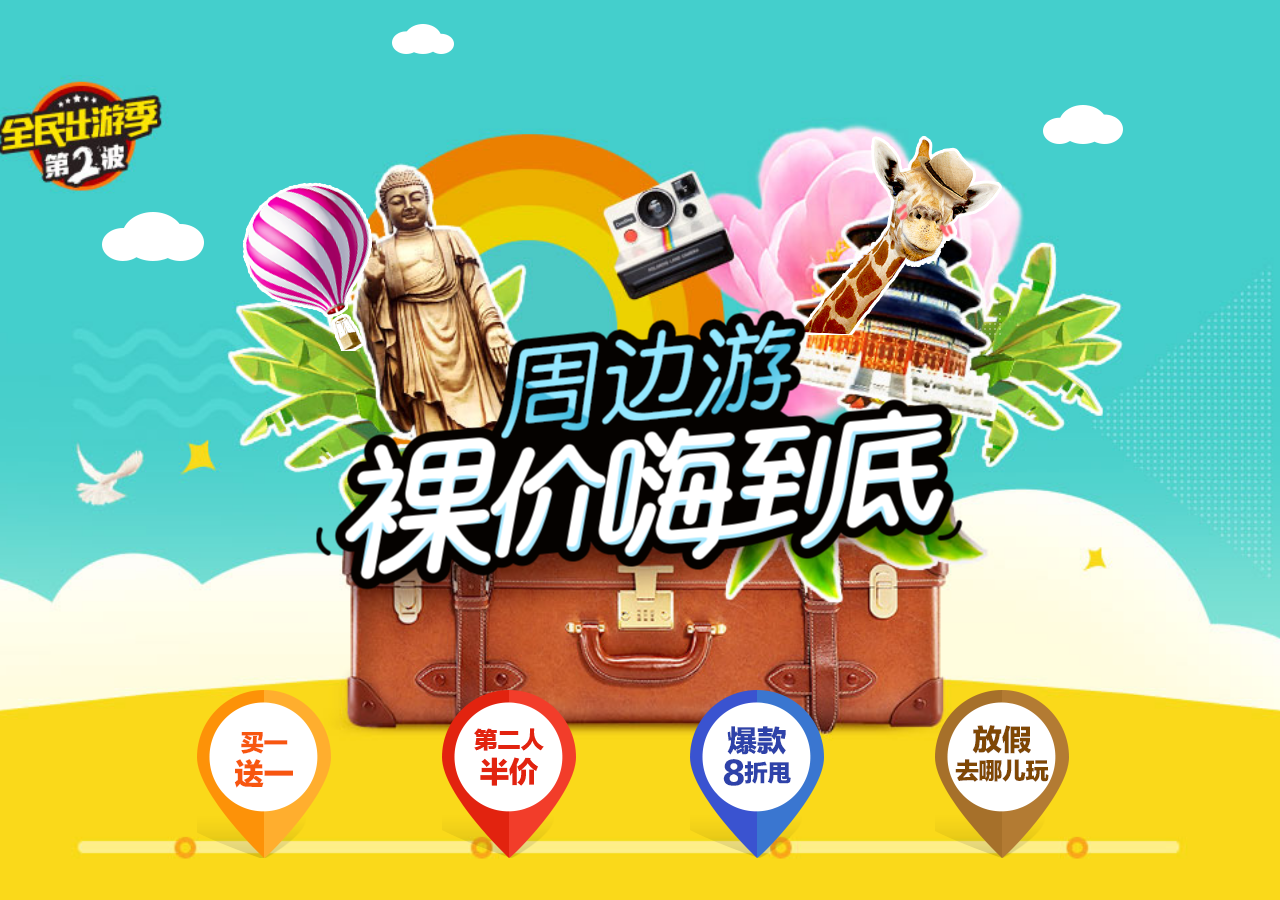
<file: 全民出游/index.html>
<!DOCTYPE html>
<html lang="en">
	<head>
		<meta charset="UTF-8">
		<meta http-equiv="X-UA-Compatible" content="IE=edge">
		<meta name="viewport" content="width=device-width, initial-scale=1.0">
		<title>全民出游</title>
				
		<!-- Custom CSS -->
		<link rel="stylesheet" href="style.css">
	</head>
	
	<body>
		<div class="cloud">
			<img src="./images/yun1.png" alt="">
			<img src="./images/yun2.png" alt="">
			<img src="./images/yun3.png" alt="">
		</div>

		<div class="balloon">
			<img src="./images/san.png" alt="">
		</div>

		<div class="giraffe">
			<img src="./images/lu.png" alt="">
		</div>

		<div class="text">
			<img src="./images/font1.png" alt="">
		</div>

		<div class="bubble">
			<img src="./images/1.png" alt="">
			<img src="./images/2.png" alt="">
			<img src="./images/3.png" alt="">
			<img src="./images/4.png" alt="">
		</div>
	</body>
</html>
</file>
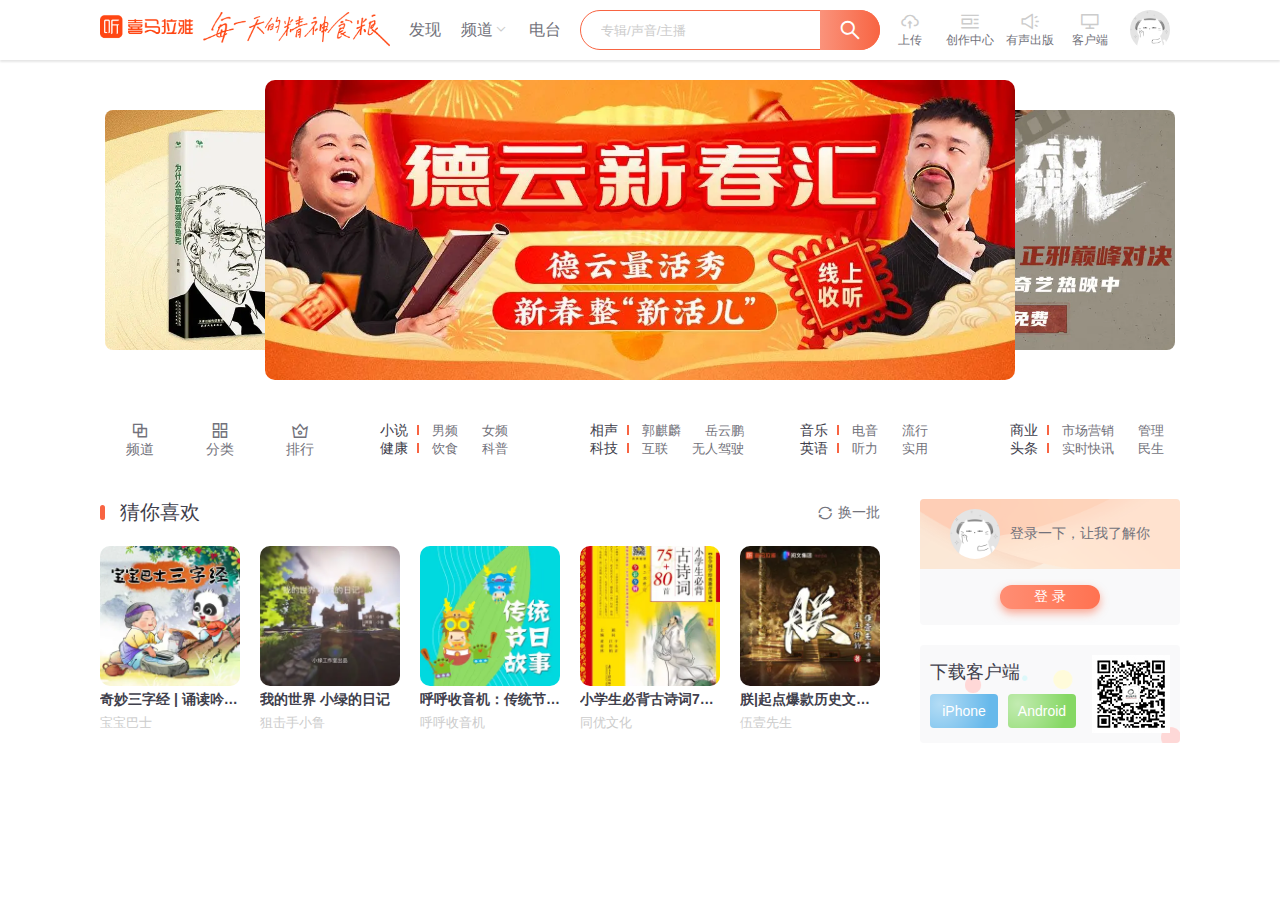
<file: 喜马拉雅/index.html>
<!DOCTYPE html>
<html lang="en">
  <head>
    <meta charset="UTF-8" />
    <meta http-equiv="X-UA-Compatible" content="IE=edge" />
    <meta name="viewport" content="width=device-width, initial-scale=1.0" />
    <title>喜马拉雅</title>
    <link rel="stylesheet" href="./css/font.css">
    <link rel="stylesheet" href="./css/index.css" />
  </head>
  <body>
    <header class="x-header">
      <div class="container">
        <a href="#" class="x-header-logo">喜马拉雅</a>
        <nav class="x-header-nav">
          <a href="#" class="nav-item">发现</a>
          <a href="#" class="nav-item">
            频道<span class="iconfont icon-down"></span>
            <div class="channel-layer">
              所有频道<br>
              所有频道<br>
              所有频道<br>
              所有频道<br>
            </div>
          </a>
          <a href="#" class="nav-item">电台</a>
        </nav>
        <div class="x-header-search">
          <form action="#">
            <input type="text" placeholder="专辑/声音/主播" />
            <a href="#" class="btn">
              <span class="iconfont icon-search"></span>
            </a>
          </form>
        </div>
        <div class="x-header-icons">
          <a href="#" class="icons-item">
            <span class="iconfont icon-cloud-upload"></span>
            <span class="tit">上传</span>
          </a>
          <a href="#" class="icons-item">
            <span class="iconfont icon-pic-left"></span>
            <span class="tit">创作中心</span>
          </a>
          <a href="#" class="icons-item">
            <span class="iconfont icon-sound"></span>
            <span class="tit">有声出版</span>
          </a>
          <a href="#" class="icons-item">
            <span class="iconfont icon-desktop"></span>
            <span class="tit">客户端</span>
          </a>
          <a href="#" class="icons-item">
            <img src="./assets/avatar.png" alt="" />
          </a>
        </div>
      </div>
    </header>
    <main class="x-main">
      <div class="container">
        <!-- banner -->
        <div class="banner">
          <ul class="banner-list">
            <li class="banner-item left">
              <a href="#">
                <img src="./assets/banner01.jpg" alt="" />
              </a>
            </li>
            <li class="banner-item">
              <a href="#">
                <img src="./assets/banner02.jpg" alt="" />
              </a>
            </li>
            <li class="banner-item right">
              <a href="#">
                <img src="./assets/banner03.jpg" alt="" />
              </a>
            </li>
          </ul>
        </div>
        <!-- category -->
        <nav class="category">
          <div class="category-top">
            <a href="#" class="top-item">
              <span class="iconfont icon-block top-item-icon"></span>
              <span>频道</span>
            </a>
            <a href="#" class="top-item">
              <span class="iconfont icon-appstore top-item-icon"></span>
              <span>分类</span>
            </a>
            <a href="#" class="top-item">
              <span class="iconfont icon-crown top-item-icon"></span>
              <span>排行</span>
            </a>
          </div>
          <div class="category-sub">
            <div class="category-sub-item">
              <a href="#" class="start">小说</a>
              <a href="#">男频</a>
              <a href="#">女频</a>
            </div>
            <div class="category-sub-item">
              <a href="#" class="start">相声</a>
              <a href="#">郭麒麟</a>
              <a href="#">岳云鹏</a>
            </div>
            <div class="category-sub-item">
              <a href="#" class="start">音乐</a>
              <a href="#">电音</a>
              <a href="#">流行</a>
            </div>
            <div class="category-sub-item">
              <a href="#" class="start">商业</a>
              <a href="#">市场营销</a>
              <a href="#">管理</a>
            </div>
            <div class="category-sub-item">
              <a href="#" class="start">健康</a>
              <a href="#">饮食</a>
              <a href="#">科普</a>
            </div>
            <div class="category-sub-item">
              <a href="#" class="start">科技</a>
              <a href="#">互联</a>
              <a href="#">无人驾驶</a>
            </div>
            <div class="category-sub-item">
              <a href="#" class="start">英语</a>
              <a href="#">听力</a>
              <a href="#">实用</a>
            </div>
            <div class="category-sub-item">
              <a href="#" class="start">头条</a>
              <a href="#">实时快讯</a>
              <a href="#">民生</a>
            </div>
          </div>
        </nav>
        <!-- layout -->
        <section class="layout">
          <!-- 主体内容  -->
          <div class="layout-main">
            <div class="panel">
              <div class="panel-head">
                <h3 class="panel-head-tit">猜你喜欢</h3>
                <a class="panel-head-toggle" href="#">
                  <span class="iconfont icon-sync"></span>
                  <span>换一批</span>
                </a>
              </div>
              <div class="panel-body">
                <ul>
                  <li>
                    <a href="#" class="album-item">
                      <div class="album-item-box">
                        <img class="img" src="./assets/img01.jpg" alt="" />
                      </div>
                      <p class="album-item-tit">奇妙三字经 | 诵读吟唱经典磨耳朵 | 宝宝巴士国学</p>
                      <p class="album-item-aut">宝宝巴士</p>
                    </a>
                  </li>
                  <li>
                    <a href="#" class="album-item">
                      <div class="album-item-box">
                        <img class="img" src="./assets/img02.jpg" alt="" />
                      </div>
                      <p class="album-item-tit">我的世界 小绿的日记</p>
                      <p class="album-item-aut">狙击手小鲁</p>
                    </a>
                  </li>
                  <li>
                    <a href="#" class="album-item">
                      <div class="album-item-box">
                        <img class="img" src="./assets/img03.jpg" alt="" />
                      </div>
                      <p class="album-item-tit">呼呼收音机：传统节日故事</p>
                      <p class="album-item-aut">呼呼收音机</p>
                    </a>
                  </li>
                  <li>
                    <a href="#" class="album-item">
                      <div class="album-item-box">
                        <img class="img" src="./assets/img04.jpg" alt="" />
                      </div>
                      <p class="album-item-tit">小学生必背古诗词75+80首</p>
                      <p class="album-item-aut">同优文化</p>
                    </a>
                  </li>
                  <li>
                    <a href="#" class="album-item">
                      <div class="album-item-box">
                        <img class="img" src="./assets/img05.jpg" alt="" />
                      </div>
                      <p class="album-item-tit">朕|起点爆款历史文｜架空权谋&逆袭成帝|VIP免费有声小说</p>
                      <p class="album-item-aut">伍壹先生</p>
                    </a>
                  </li>
                </ul>
              </div>
            </div>
          </div>
          <!-- 侧边栏 -->
          <div class="layout-aside">
            <div class="card">
              <div class="card-head">
                <img class="avatar" src="./assets/avatar.png" alt="" />
                <p class="text">登录一下，让我了解你</p>
              </div>
              <div class="card-info">
                <a href="#" class="login">登 录</a>
              </div>
            </div>
            <div class="download">
              <div class="dl">
                <p class="dl-tit">下载客户端</p>
                <a href="#" class="dl-btn">iPhone</a>
                <a href="#" class="dl-btn">Android</a>
              </div>
              <img src="./assets/hm.jpg" alt="">
            </div>
          </div>
        </section>
      </div>
    </main>
  </body>
</html>
</file>
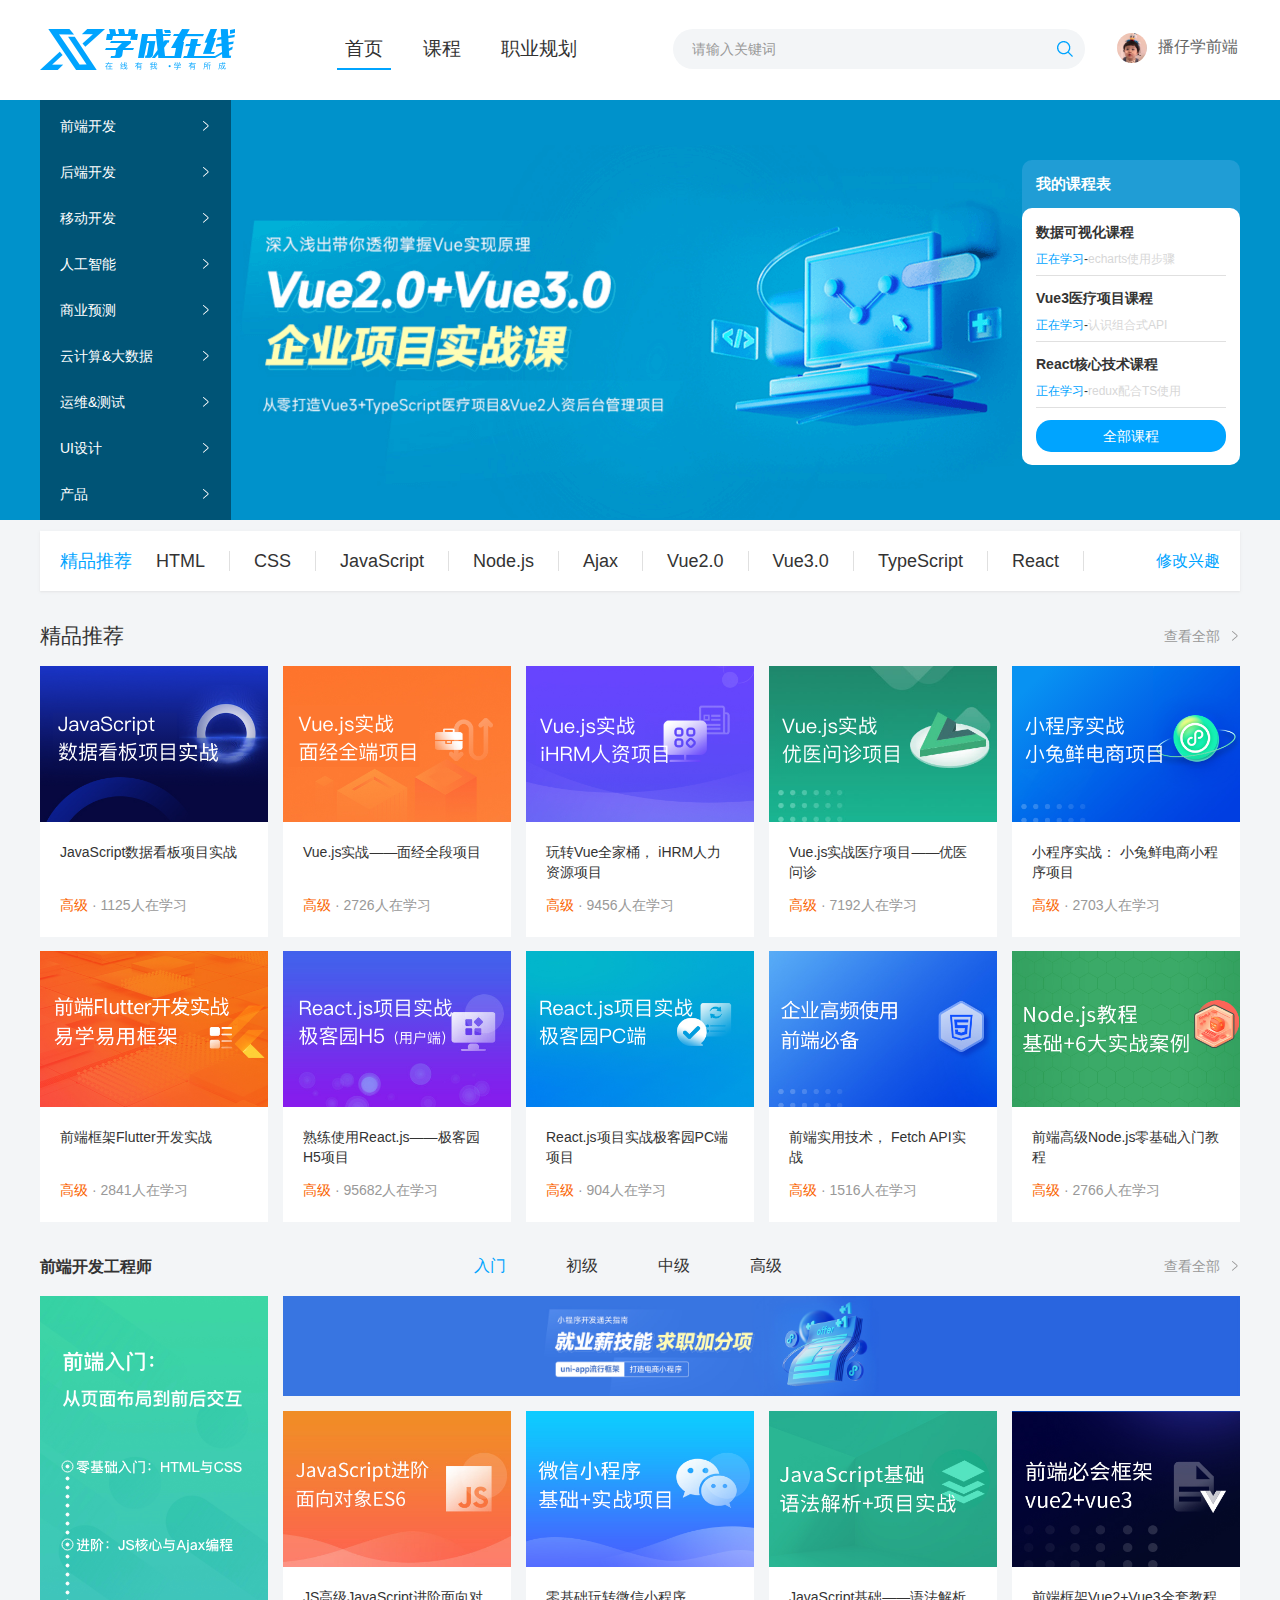
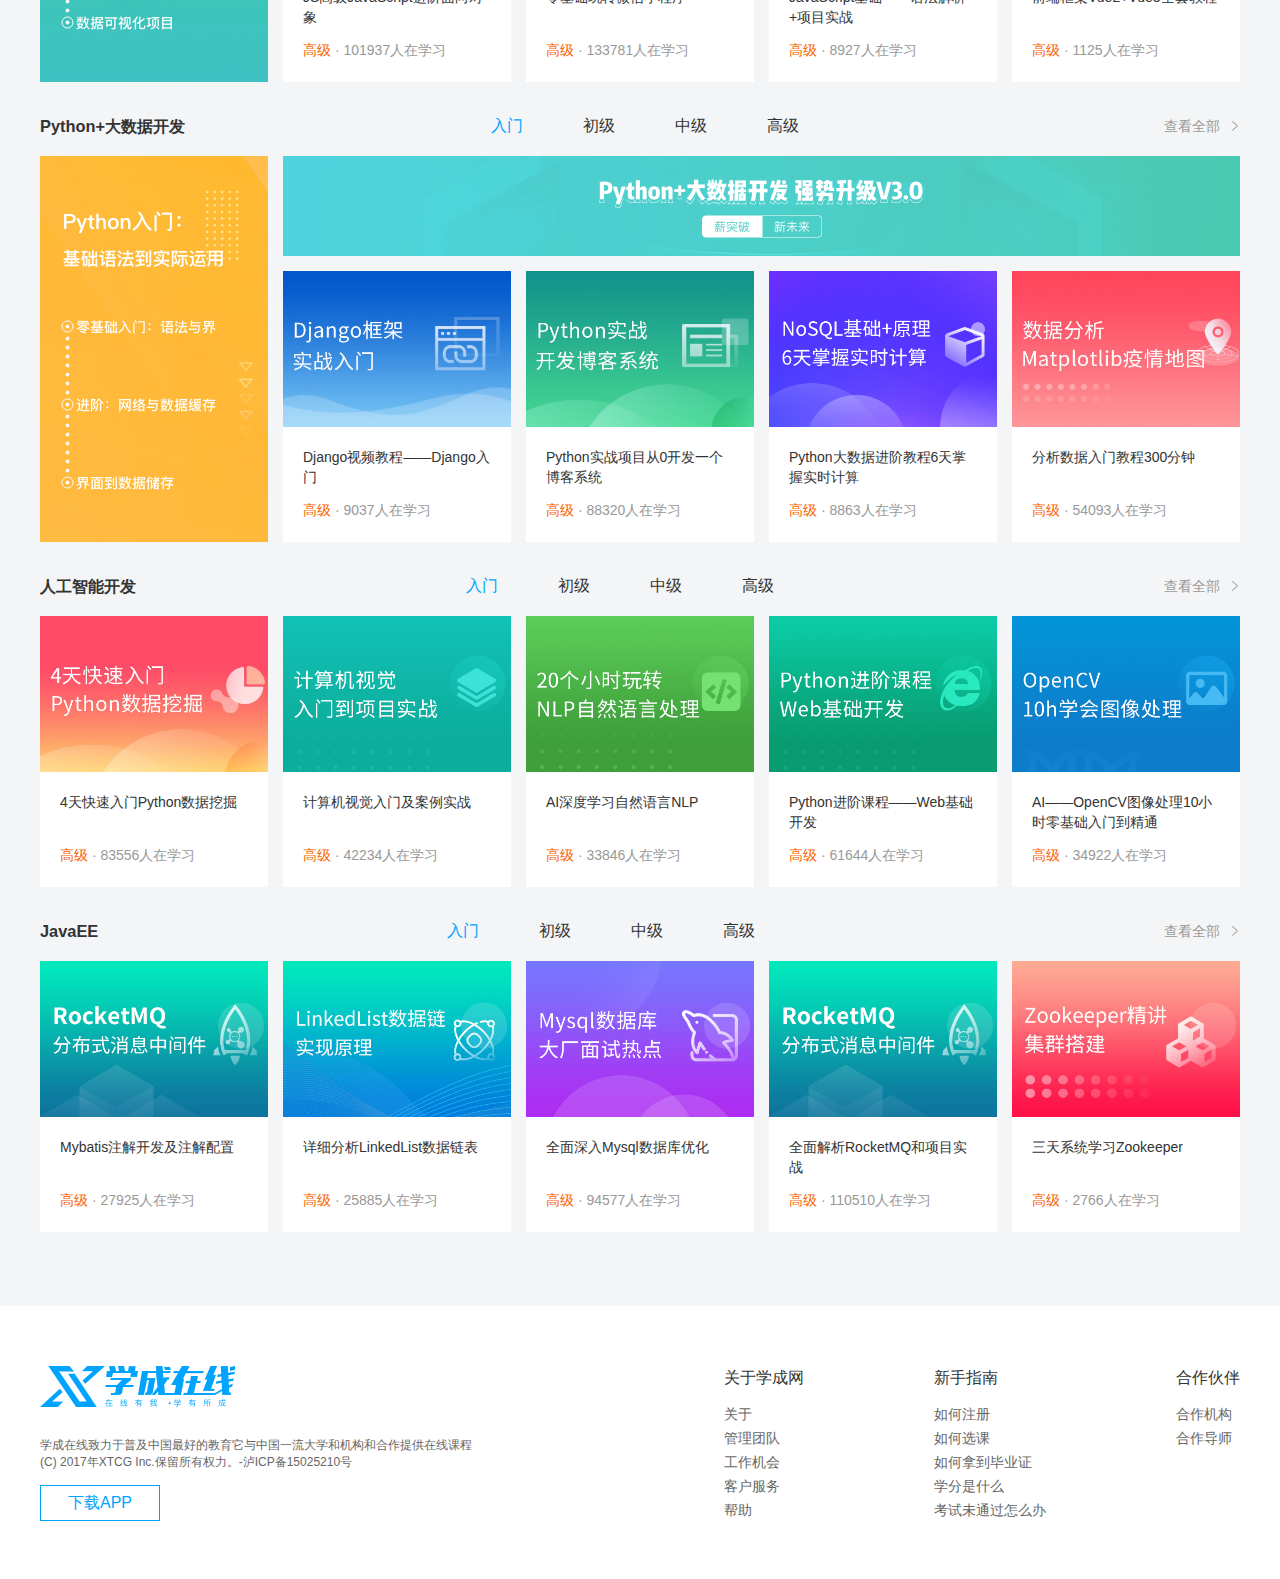
<file: 学成在线/index.html>
<!DOCTYPE html>
<html lang="en">
	<head>
		<meta charset="UTF-8">
		<meta http-equiv="X-UA-Compatible" content="IE=edge">
		<meta name="viewport" content="width=device-width, initial-scale=1.0">
		<title>学成在线</title>
	
		<!-- Base CSS -->
		<link rel="stylesheet" href="./css/base.css">
		
		<!-- Custom CSS -->
		<link rel="stylesheet" href="./css/style.css">
	</head>
	
	<body>
		<!-- 头部 -->
		<div class="header">
			<div class="wrapper">
				<!-- Logo -->
				<div class="logo">
					<h1>
						<a href="">学成在线</a>
					</h1>
					<!-- 提示： 由于搜索引擎会搜索h1标签内的数据， 因此使用h1标签嵌套logo和关键字能够帮助提升排名 -->
				</div>
				
				<!-- 导航 -->
				<div class="nav">
					<ul>
						<li><a href="" class="active">首页</a></li>
						<li><a href="">课程</a></li>
						<li><a href="">职业规划</a></li>
					</ul>
					<!-- 提示： 使用ul嵌套li能够帮助提升SEO排名， 堆砌a标签会使排名下降 -->
				</div>
				
				<!-- 搜索 -->
				<div class="search">
					<input type="text" placeholder="请输入关键词">
					<a href="#"></a>
				</div>
				
				<!-- 用户 -->
				<div class="user">
					<a href="#">
						<img src="./uploads/user.png">
						<span>播仔学前端</span>
					</a>
				</div>
				
			</div>
		</div>
		
		<!-- Banner -->
		<div class="banner">
			<div class="wrapper">
				<div class="left">
					<ul>
						<li>
							<a href="">前端开发</a>
						</li>
						
						<li>
							<a href="">后端开发</a>
						</li>
						
						<li>
							<a href="">移动开发</a>
						</li>
						
						<li>
							<a href="">人工智能</a>
						</li>
						<li>
							<a href="">商业预测</a>
						</li>
						
						<li>
							<a href="">云计算&大数据</a>
						</li>
						
						<li>
							<a href="">运维&测试</a>
						</li>
						
						<li>
							<a href="">UI设计</a>
						</li>
						
						<li>
							<a href="">产品</a>
						</li>
					</ul>
				</div>
				
				<div class="right">
					<h3>我的课程表</h3>
					<div class="content">
						<dl>
							<dt>数据可视化课程</dt>
							<dd><span>正在学习</span>-<strong>echarts使用步骤</strong></dd>
						</dl>
						
						<dl>
							<dt>Vue3医疗项目课程</dt>
							<dd><span>正在学习</span>-<strong>认识组合式API</strong></dd>
						</dl>
						
						<dl>
							<dt>React核心技术课程</dt>
							<dd><span>正在学习</span>-<strong>redux配合TS使用</strong></dd>
						</dl>
							<a href="">全部课程</a>
						
					</div>
				</div>
			</div>
		</div>
		
		<!-- 精品推荐 -->
		<div class="recommend wrapper">
			<h3>精品推荐</h3>
			<ul>
				<li><a href="">HTML</a></li>
				<li><a href="">CSS</a></li>
				<li><a href="">JavaScript</a></li>
				<li><a href="">Node.js</a></li>
				<li><a href="">Ajax</a></li>
				<li><a href="">Vue2.0</a></li>
				<li><a href="">Vue3.0</a></li>
				<li><a href="">TypeScript</a></li>
				<li><a href="">React</a></li>
			</ul>
			<a href="" class="modify">修改兴趣</a>
		</div>
		
		<!-- 精品推荐 -->
		<div class="course wrapper">
			<div class="hd">
				<h3>精品推荐</h3>
				<a href="" class="more">查看全部</a>
			</div>
			<div class="bd">
				<ul>
					<li>
						<a href="">
							<img class="pic" src="./uploads/course01.png">
							<div class="text">
								<h4>JavaScript数据看板项目实战</h4>
								<p><span>高级</span> · <i>1125</i>人在学习</p>
							</div>
						</a>
					</li>
					
					<li>
						<a href="">
							<img class="pic" src="./uploads/course02.png">
							<div class="text">
								<h4>Vue.js实战——面经全段项目</h4>
								<p><span>高级</span> · <i>2726</i>人在学习</p>
							</div>
						</a>
					</li>
					
					<li>
						<a href="">
							<img class="pic" src="./uploads/course03.png">
							<div class="text">
								<h4>玩转Vue全家桶， iHRM人力资源项目</h4>
								<p><span>高级</span> · <i>9456</i>人在学习</p>
							</div>
						</a>
					</li>
					
					<li>
						<a href="">
							<img class="pic" src="./uploads/course04.png">
							<div class="text">
								<h4>Vue.js实战医疗项目——优医问诊</h4>
								<p><span>高级</span> · <i>7192</i>人在学习</p>
							</div>
						</a>
					</li>
					
					<li>
						<a href="">
							<img class="pic" src="./uploads/course05.png">
							<div class="text">
								<h4>小程序实战： 小兔鲜电商小程序项目</h4>
								<p><span>高级</span> · <i>2703</i>人在学习</p>
							</div>
						</a>
					</li>
					
					<li>
						<a href="">
							<img class="pic" src="./uploads/course06.png">
							<div class="text">
								<h4>前端框架Flutter开发实战</h4>
								<p><span>高级</span> · <i>2841</i>人在学习</p>
							</div>
						</a>
					</li>
					
					<li>
						<a href="">
							<img class="pic" src="./uploads/course07.png">
							<div class="text">
								<h4>熟练使用React.js——极客园H5项目</h4>
								<p><span>高级</span> · <i>95682</i>人在学习</p>
							</div>
						</a>
					</li>
					
					<li>
						<a href="">
							<img class="pic" src="./uploads/course08.png">
							<div class="text">
								<h4>React.js项目实战极客园PC端项目</h4>
								<p><span>高级</span> · <i>904</i>人在学习</p>
							</div>
						</a>
					</li>
					
					<li>
						<a href="">
							<img class="pic" src="./uploads/course09.png">
							<div class="text">
								<h4>前端实用技术， Fetch API实战</h4>
								<p><span>高级</span> · <i>1516</i>人在学习</p>
							</div>
						</a>
					</li>
					
					<li>
						<a href="">
							<img class="pic" src="./uploads/course10.png">
							<div class="text">
								<h4>前端高级Node.js零基础入门教程</h4>
								<p><span>高级</span> · <i>2766</i>人在学习</p>
							</div>
						</a>
					</li>
					
				</ul>
			</div>
		</div>
	
		<!-- 前端开发工程师 -->
		<div class="wrapper">
			<div class="hd">
				<h3>前端开发工程师</h3>
				<ul>
					<li><a class="active" href="">入门</a></li>
					<li><a href="">初级</a></li>
					<li><a href="">中级</a></li>
					<li><a href="">高级</a></li>
				</ul>
				<a href="" class="more">查看全部</a>
			</div>
			
			<div class="bd">
				<div class="left">
					<img src="./uploads/web_left.png">
				</div>
				<div class="right">
					<div class="top">
						<img src="./uploads/web_top.png">
					</div>
					<div class="bottom">
						<ul>
							<li>
						<a href="">
							<img class="pic" src="./uploads/web01.png">
							<div class="text">
								<h4>JS高级JavaScript进阶面向对象</h4>
								<p><span>高级</span> · <i>101937</i>人在学习</p>
							</div>
						</a>
					</li>
					<li>
						<a href="">
							<img class="pic" src="./uploads/web02.png">
							<div class="text">
								<h4>零基础玩转微信小程序</h4>
								<p><span>高级</span> · <i>133781</i>人在学习</p>
							</div>
						</a>
					</li>
					<li>
						<a href="">
							<img class="pic" src="./uploads/web03.png">
							<div class="text">
								<h4>JavaScript基础——语法解析+项目实战</h4>
								<p><span>高级</span> · <i>8927</i>人在学习</p>
							</div>
						</a>
					</li>
					<li>
						<a href="">
							<img class="pic" src="./uploads/web04.png">
							<div class="text">
								<h4>前端框架Vue2+Vue3全套教程</h4>
								<p><span>高级</span> · <i>1125</i>人在学习</p>
							</div>
						</a>
					</li>
						</ul>
					</div>
				</div>
			</div>
		</div>
	
		<!-- Python+大数据开发 -->
		<div class="wrapper">
			<div class="hd">
				<h3>Python+大数据开发</h3>
				<ul>
					<li><a class="active" href="">入门</a></li>
					<li><a href="">初级</a></li>
					<li><a href="">中级</a></li>
					<li><a href="">高级</a></li>
				</ul>
				<a href="" class="more">查看全部</a>
			</div>
			
			<div class="bd">
				<div class="left">
					<img src="./uploads/python_left.png">
				</div>
				<div class="right">
					<div class="top">
						<img src="./uploads/python_top.png">
					</div>
					<div class="bottom">
						<ul>
							<li>
						<a href="">
							<img class="pic" src="./uploads/python01.png">
							<div class="text">
								<h4>Django视频教程——Django入门</h4>
								<p><span>高级</span> · <i>9037</i>人在学习</p>
							</div>
						</a>
					</li>
					<li>
						<a href="">
							<img class="pic" src="./uploads/python02.png">
							<div class="text">
								<h4>Python实战项目从0开发一个博客系统</h4>
								<p><span>高级</span> · <i>88320</i>人在学习</p>
							</div>
						</a>
					</li>
					<li>
						<a href="">
							<img class="pic" src="./uploads/python03.png">
							<div class="text">
								<h4>Python大数据进阶教程6天掌握实时计算</h4>
								<p><span>高级</span> · <i>8863</i>人在学习</p>
							</div>
						</a>
					</li>
					<li>
						<a href="">
							<img class="pic" src="./uploads/python04.png">
							<div class="text">
								<h4>分析数据入门教程300分钟</h4>
								<p><span>高级</span> · <i>54093</i>人在学习</p>
							</div>
						</a>
					</li>
						</ul>
					</div>
				</div>
			</div>
		</div>
	
		<!-- 人工智能开发 -->
		<div class="wrapper">
			<div class="hd">
				<h3>人工智能开发</h3>
				<ul>
					<li><a class="active" href="">入门</a></li>
					<li><a href="">初级</a></li>
					<li><a href="">中级</a></li>
					<li><a href="">高级</a></li>
				</ul>
				<a href="" class="more">查看全部</a>
			</div>
			<div class="bd">
				<ul class="nowrap">
					<li>
						<a href="">
							<img class="pic" src="./uploads/ai01.png">
							<div class="text">
								<h4>4天快速入门Python数据挖掘</h4>
								<p><span>高级</span> · <i>83556</i>人在学习</p>
							</div>
						</a>
					</li>
					
					<li>
						<a href="">
							<img class="pic" src="./uploads/ai02.png">
							<div class="text">
								<h4>计算机视觉入门及案例实战</h4>
								<p><span>高级</span> · <i>42234</i>人在学习</p>
							</div>
						</a>
					</li>
					
					<li>
						<a href="">
							<img class="pic" src="./uploads/ai03.png">
							<div class="text">
								<h4>AI深度学习自然语言NLP</h4>
								<p><span>高级</span> · <i>33846</i>人在学习</p>
							</div>
						</a>
					</li>
					
					<li>
						<a href="">
							<img class="pic" src="./uploads/ai05.png">
							<div class="text">
								<h4>Python进阶课程——Web基础开发</h4>
								<p><span>高级</span> · <i>61644</i>人在学习</p>
							</div>
						</a>
					</li>
					
					<li>
						<a href="">
							<img class="pic" src="./uploads/ai06.png">
							<div class="text">
								<h4>AI——OpenCV图像处理10小时零基础入门到精通</h4>
								<p><span>高级</span> · <i>34922</i>人在学习</p>
							</div>
						</a>
					</li>					
				</ul>
			</div>
		</div>
	
		<!-- JavaEE -->
		<div class="wrapper">
			<div class="hd">
				<h3>JavaEE</h3>
				<ul>
					<li><a class="active" href="">入门</a></li>
					<li><a href="">初级</a></li>
					<li><a href="">中级</a></li>
					<li><a href="">高级</a></li>
				</ul>
				<a href="" class="more">查看全部</a>
			</div>
			<div class="bd">
				<ul class="nowrap">
					<li>
						<a href="">
							<img class="pic" src="./uploads/java04.png">
							<div class="text">
								<h4>Mybatis注解开发及注解配置</h4>
								<p><span>高级</span> · <i>27925</i>人在学习</p>
							</div>
						</a>
					</li>
					
					<li>
						<a href="">
							<img class="pic" src="./uploads/java02.png">
							<div class="text">
								<h4>详细分析LinkedList数据链表</h4>
								<p><span>高级</span> · <i>25885</i>人在学习</p>
							</div>
						</a>
					</li>

					<li>
						<a href="">
							<img class="pic" src="./uploads/java03.png">
							<div class="text">
								<h4>全面深入Mysql数据库优化</h4>
								<p><span>高级</span> · <i>94577</i>人在学习</p>
							</div>
						</a>
					</li>
					
					<li>
						<a href="">
							<img class="pic" src="./uploads/java04.png">
							<div class="text">
								<h4>全面解析RocketMQ和项目实战</h4>
								<p><span>高级</span> · <i>110510</i>人在学习</p>
							</div>
						</a>
					</li>

					<li>
						<a href="">
							<img class="pic" src="./uploads/java05.png">
							<div class="text">
								<h4>三天系统学习Zookeeper</h4>
								<p><span>高级</span> · <i>2766</i>人在学习</p>
							</div>
						</a>
					</li>					
				</ul>
			</div>
		</div>
		
		<!-- Footer -->
		
		<div class="footer">
			<div class="wrapper">
				<div class="left">
					<a href="">
						<img src="./images/logo.png">
					</a>
					<p>学成在线致力于普及中国最好的教育它与中国一流大学和机构和合作提供在线课程 (C) 2017年XTCG Inc.保留所有权力。-泸ICP备15025210号</p>
					<a href="" class="download">下载APP</a>
					
				</div>
				<div class="right">
					<dl>
						<dt>关于学成网</dt>
						<dd><a href="">关于</a></dd>
						<dd><a href="">管理团队</a></dd>
						<dd><a href="">工作机会</a></dd>
						<dd><a href="">客户服务</a></dd>
						<dd><a href="">帮助</a></dd>
					</dl>
					<dl>
						<dt>新手指南</dt>
						<dd><a href="">如何注册</a></dd>
						<dd><a href="">如何选课</a></dd>
						<dd><a href="">如何拿到毕业证</a></dd>
						<dd><a href="">学分是什么</a></dd>
						<dd><a href="">考试未通过怎么办</a></dd>
					</dl>
					<dl>
						<dt>合作伙伴</dt>
						<dd><a href="">合作机构</a></dd>
						<dd><a href="">合作导师</a></dd>
					</dl>
				</div>
			</div>
		</div>
	
	</body>
</html>
</file>
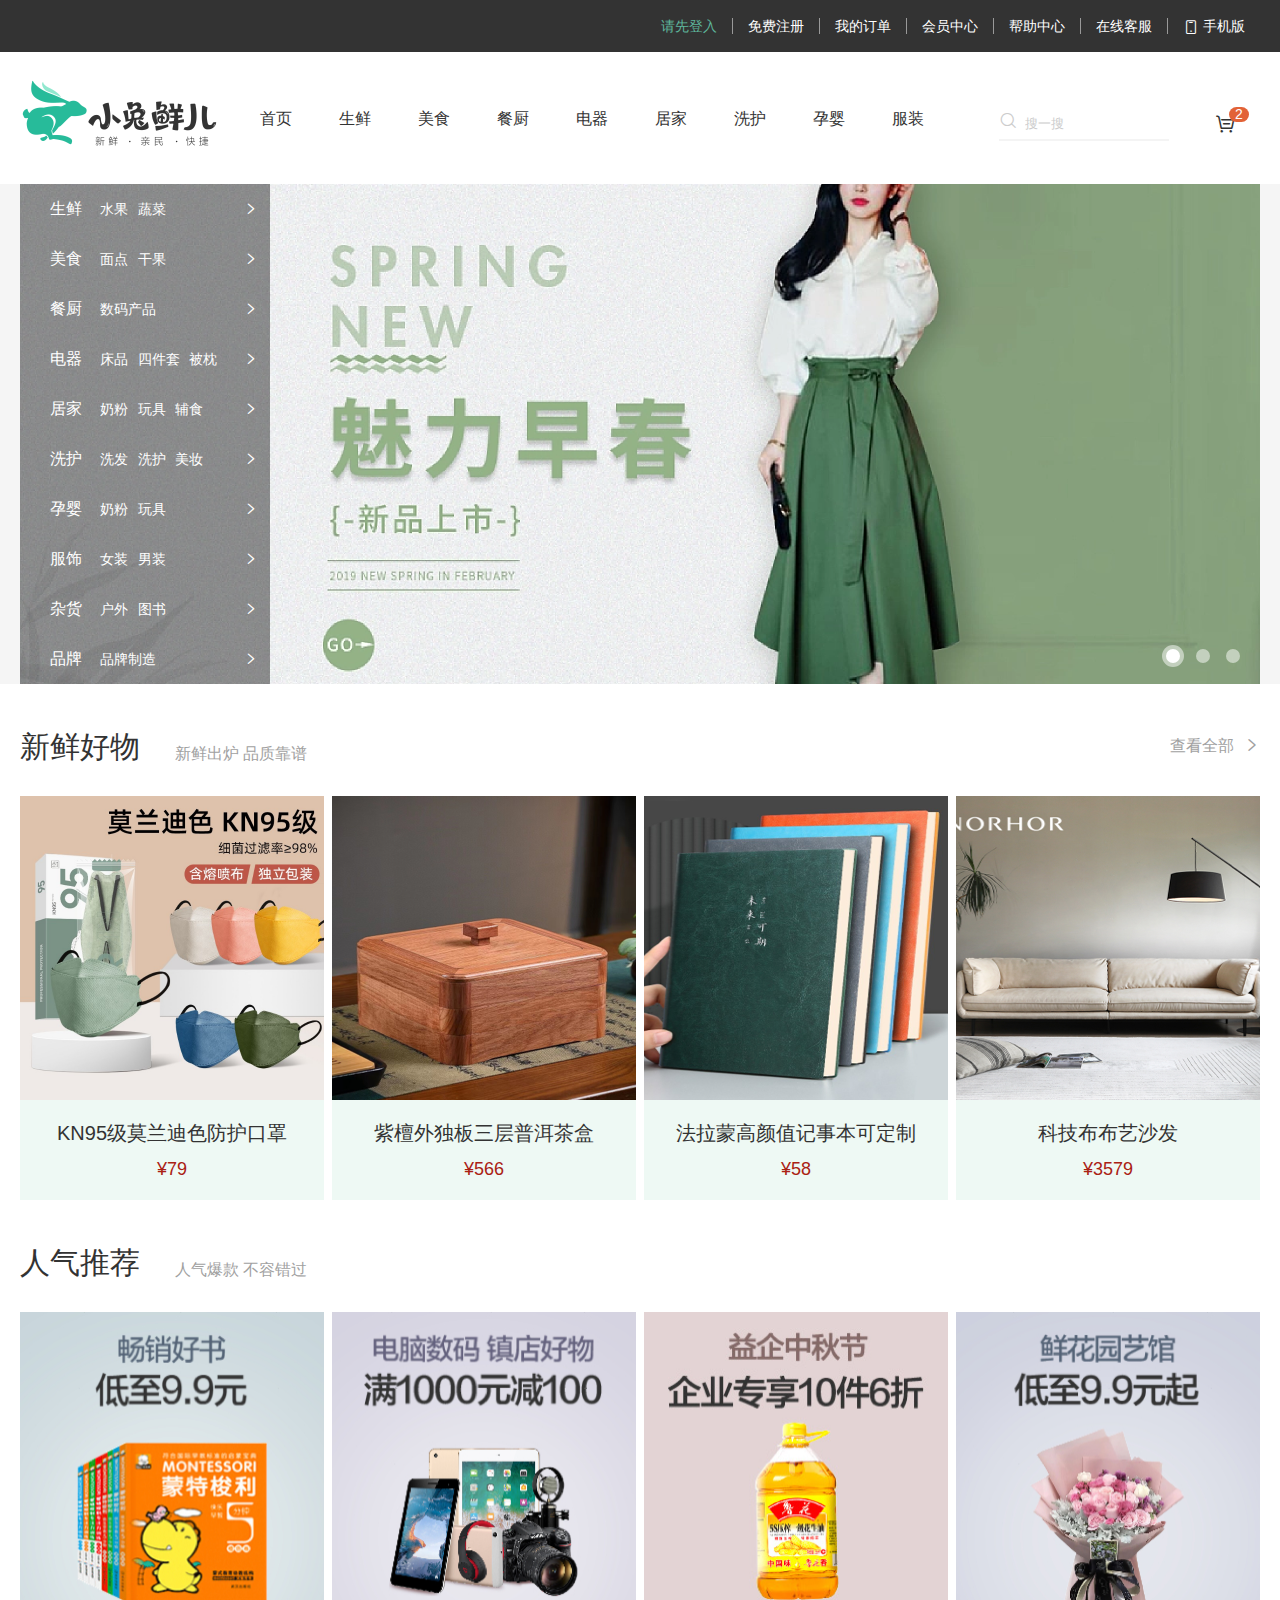
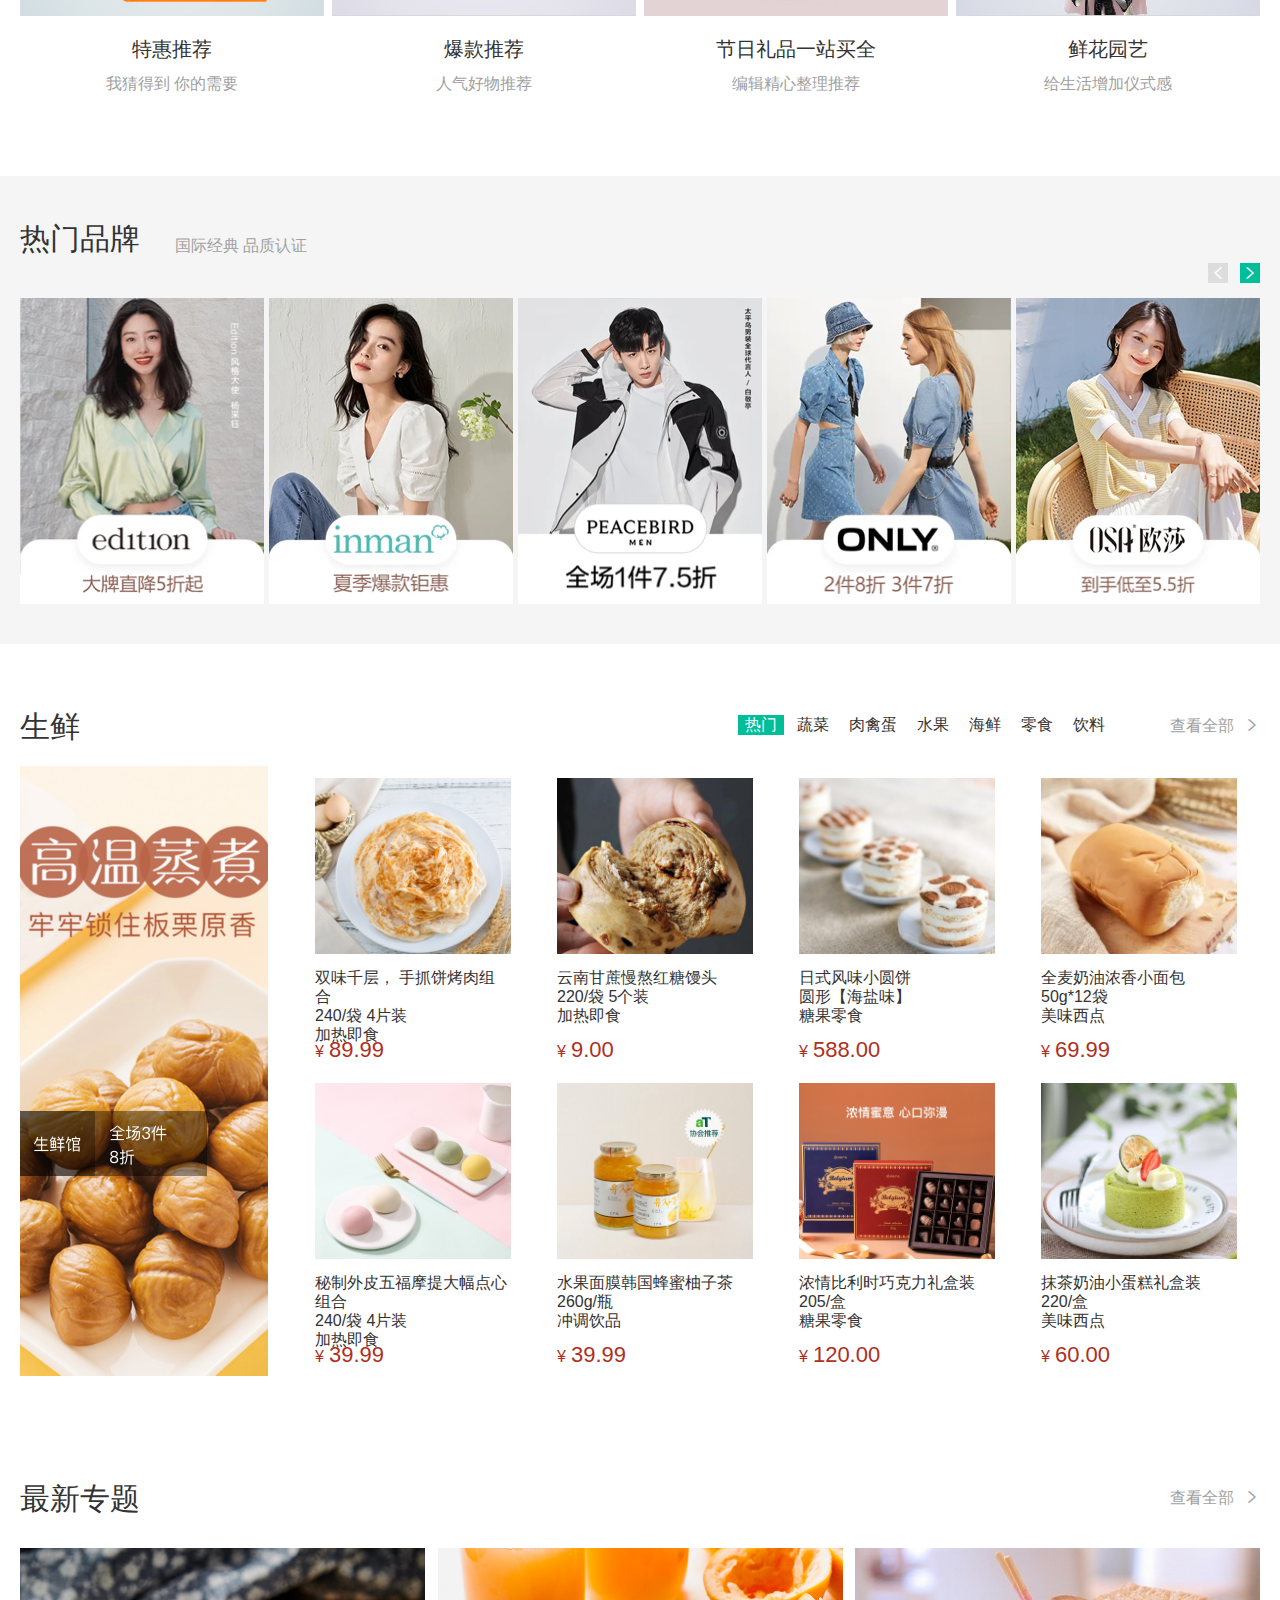
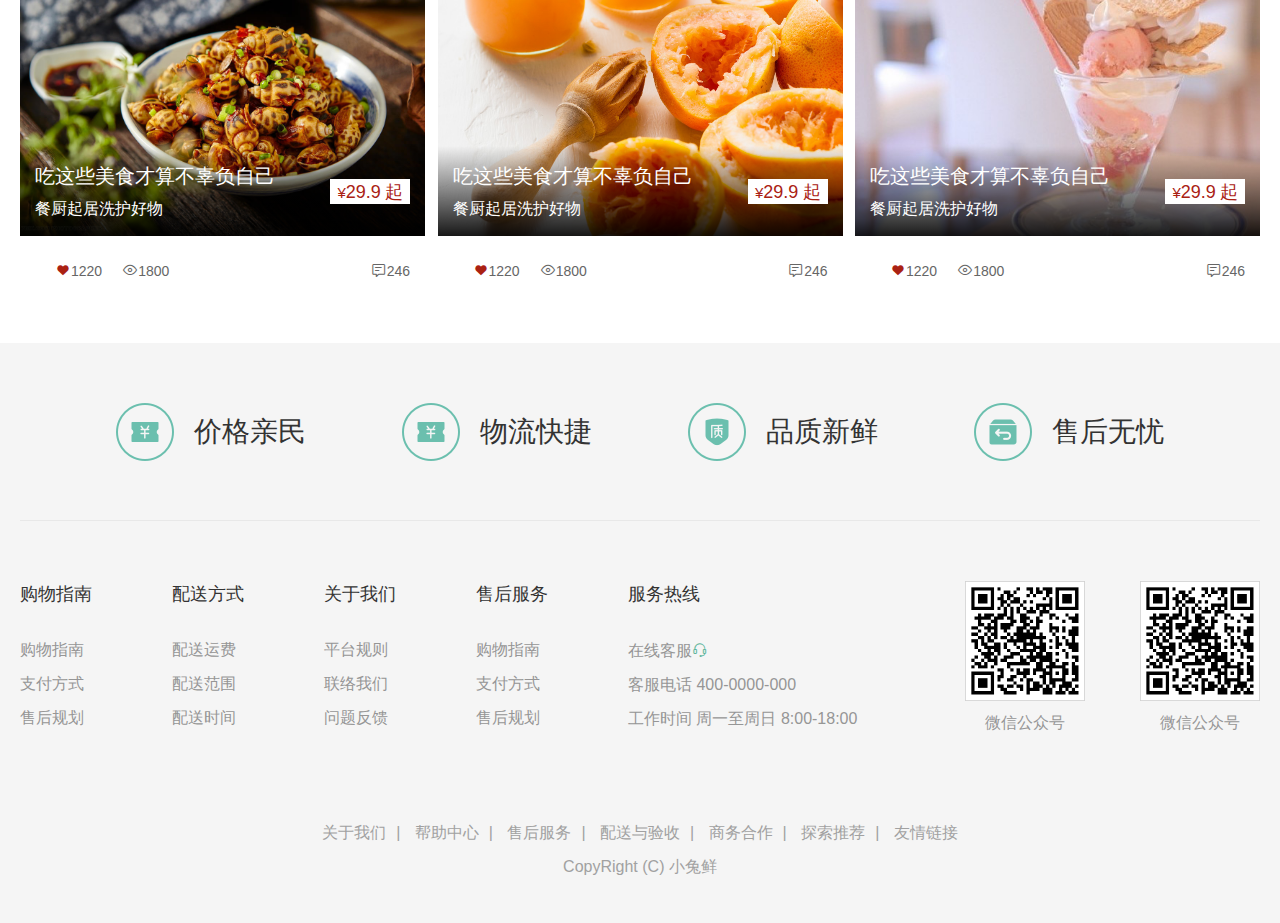
<file: 小兔鲜电商/index.html>
<!DOCTYPE html>
<html lang="en">
	<head>
		<meta charset="UTF-8">
		<meta http-equiv="X-UA-Compatible" content="IE=edge">
		<meta name="viewport" content="width=device-width, initial-scale=1.0">
		<meta name="description" content="小兔鲜儿官网，致力于打造全球最大的食品、生鲜电商购物平台。">
		<meta name="keywords" content="小兔鲜儿,食品,生鲜,服装,家电,电商,购物">
		<title>小兔鲜儿-新鲜、惠民、快捷！</title>
		
		<link rel="shortcut icon" href="favicon.ico" type="image/x-icon">
		
		<!-- IconFont -->
		<link rel="stylesheet" href="./iconfont/iconfont.css">
		
		<!-- Base CSS -->
		<link rel="stylesheet" href="./css/base.css">

		<!-- Custom CSS -->
		<link rel="stylesheet" href="./css/common.css">
		<link rel="stylesheet" href="./css/index.css">
	</head>
	
	<body>
		
		<!-- 快捷导航 -->
		<div class="shortcut">
			<div class="wrapper">
				<ul>
					<li><a href="" class="login">请先登入</a></li>
					<li><a href="">免费注册</a></li>
					<li><a href="">我的订单</a></li>
					<li><a href="">会员中心</a></li>
					<li><a href="">帮助中心</a></li>
					<li><a href="">在线客服</a></li>
					<li><a href=""><span class="iconfont icon-mobile-phone"></span>手机版</a></li>
				</ul>
			</div>
		</div>
		
		<!-- Header -->
		<div class="header wrapper">
		
			<!-- Logo -->
			<div class="logo">
				<h1><a href="">小兔鲜儿</a></h1>
			</div>
			
			<!-- 导航 -->
			<div class="nav">
				<ul>
					<li><a href="">首页</a></li>
					<li><a href="">生鲜</a></li>
					<li><a href="">美食</a></li>
					<li><a href="">餐厨</a></li>
					<li><a href="">电器</a></li>
					<li><a href="">居家</a></li>
					<li><a href="">洗护</a></li>
					<li><a href="">孕婴</a></li>
					<li><a href="">服装</a></li>
				</ul>
			</div>
			
			<!-- 搜索框 -->
			<div class="search">
				<span class="iconfont icon-search"></span>
				<input type="text" placeholder="搜一搜">
			</div>
			
			<!-- 购物车 -->
			<div class="cart">
				<a href="">
					<span class="iconfont icon-cart-full"></span>
					<i>2</i>
				</a>
			</div>
		</div>
		
		<!-- Banner -->
		<div class="banner">
			<div class="wrapper">
				
				<!-- 图片 -->
				<ul class="pic">
					<li><a href=""><img src="./uploads/banner1.png"></a></li>
					<li><a href=""><img src="./uploads/banner1.png"></a></li>
					<li><a href=""><img src="./uploads/banner1.png"></a></li>
				</ul>
				
				<!-- 侧导航 -->
				<div class="subNav">
					<ul>
						<li>
							<div>
								<a href="" class="classify">生鲜</a>
								<a href="">水果</a>
								<a href="">蔬菜</a>
							</div>
							
							<span class="iconfont icon-arrow-right-bold"></span>
						</li>
						<li>
							<div>
								<a href="" class="classify">美食</a>
								<a href="">面点</a>
								<a href="">干果</a>
							</div>
							
							<span class="iconfont icon-arrow-right-bold"></span>
						</li>
						<li>
							<div>
								<a href="" class="classify">餐厨</a>
								<a href="">数码产品</a>
								
							</div>
							
							<span class="iconfont icon-arrow-right-bold"></span>
						</li>
						<li>
							<div>
								<a href="" class="classify">电器</a>
								<a href="">床品</a>
								<a href="">四件套</a>
								<a href="">被枕</a>
							</div>
							
							<span class="iconfont icon-arrow-right-bold"></span>
						</li>
						<li>
							<div>
								<a href="" class="classify">居家</a>
								<a href="">奶粉</a>
								<a href="">玩具</a>
								<a href="">辅食</a>
							</div>
							
							<span class="iconfont icon-arrow-right-bold"></span>
						</li>
						<li>
							<div>
								<a href="" class="classify">洗护</a>
								<a href="">洗发</a>
								<a href="">洗护</a>
								<a href="">美妆</a>
							</div>
							
							<span class="iconfont icon-arrow-right-bold"></span>
						</li>
						<li>
							<div>
								<a href="" class="classify">孕婴</a>
								<a href="">奶粉</a>
								<a href="">玩具</a>
							</div>
							
							<span class="iconfont icon-arrow-right-bold"></span>
						</li>
						<li>
							<div>
								<a href="" class="classify">服饰</a>
								<a href="">女装</a>
								<a href="">男装</a>
							</div>
							
							<span class="iconfont icon-arrow-right-bold"></span>
						</li>
						<li>
							<div>
								<a href="" class="classify">杂货</a>
								<a href="">户外</a>
								<a href="">图书</a>
							</div>
							
							<span class="iconfont icon-arrow-right-bold"></span>
						</li>
						<li>
							<div>
								<a href="" class="classify">品牌</a>
								<a href="">品牌制造</a>
							</div>
							
							<span class="iconfont icon-arrow-right-bold"></span>
						</li>
					</ul>
				</div>
				<!-- 圆点指示器 -->
				<ol>
					<li class="current"><i></i></li>
					<li><i></i></li>
					<li><i></i></li>
				</ol>
			</div>
		</div>
		
		<!-- 新鲜好物 -->
		<div class="goods wrapper">
			<!-- 标题 -->
			<div class="title">
				<div class="left">
					<h3>新鲜好物</h3>
					<p>新鲜出炉 品质靠谱</p>
				</div>
				<div class="right">
					<a href="#" class="more">查看全部<span class="iconfont icon-arrow-right-bold"></span></a>
				</div>
			</div>
			
			<!-- 内容 -->
			<div class="bd">
				<ul>
					<li>
						<a href="">
							<div class="pic">
								<img src="./uploads/goods1.png" alt="">
							</div>
							<div class="txt">
								<h4>KN95级莫兰迪色防护口罩</h4>
								<p>¥<span>79</span></p>
							</div>
						</a>
					</li>
					
					<li>
						<a href="">
							<div class="pic">
								<img src="./uploads/goods2.png" alt="">
							</div>
							<div class="txt">
								<h4>紫檀外独板三层普洱茶盒</h4>
								<p>¥<span>566</span></p>
							</div>
						</a>
					</li>
					
					<li>
						<a href="">
							<div class="pic">
								<img src="./uploads/goods3.png" alt="">
							</div>
							<div class="txt">
								<h4>法拉蒙高颜值记事本可定制</h4>
								<p>¥<span>58</span></p>
							</div>
						</a>
					</li>
					
					<li>
						<a href="">
							<div class="pic">
								<img src="./uploads/goods4.png" alt="">
							</div>
							<div class="txt">
								<h4>科技布布艺沙发</h4>
								<p>¥<span>3579</span></p>
							</div>
						</a>
					</li>
					
				</ul>
			</div>
		</div>
		
		<!-- 人气推荐 -->
		<div class="recommend wrapper">
			<!-- 标题 -->
			<div class="title">
				<div class="left">
					<h3>人气推荐</h3>
					<p>人气爆款 不容错过</p>
				</div>
			</div>
			
			<!-- 内容 -->
			<div class="bd">
				<ul>
					<li>
						<a href="">
							<div class="pic">
								<img src="./uploads/recommend1.png" alt="">
							</div>
							<div class="txt">
								<h4>特惠推荐</h4>
								<p>我猜得到 你的需要</p>
							</div>
						</a>
					</li>
					
					<li>
						<a href="">
							<div class="pic">
								<img src="./uploads/recommend2.png" alt="">
							</div>
							<div class="txt">
								<h4>爆款推荐</h4>
								<p>人气好物推荐</p>
							</div>
						</a>
					</li>
					
					<li>
						<a href="">
							<div class="pic">
								<img src="./uploads/recommend3.png" alt="">
							</div>
							<div class="txt">
								<h4>节日礼品一站买全</h4>
								<p>编辑精心整理推荐</p>
							</div>
						</a>
					</li>
					
					<li>
						<a href="">
							<div class="pic">
								<img src="./uploads/recommend4.png" alt="">
							</div>
							<div class="txt">
								<h4>鲜花园艺</h4>
								<p>给生活增加仪式感</p>
							</div>
						</a>
					</li>
					
				</ul>
			</div>
		</div>
		
		<!-- 热门品牌 -->
		<div class="brand">
			<div class="wrapper">
				<!-- 标题 -->
				<div class="title">
					<div class="left">
						<h3>热门品牌</h3>
						<p>国际经典 品质认证</p>
					</div>
					
					<div class="button">
						<a href="" class="prev"><i class="iconfont icon-arrow-left-bold"></i></a>
						<a href="" class="next"><i class="iconfont icon-arrow-right-bold"></i></a>
					</div>
				</div>
				
				<!-- 内容 -->
				<div class="bd">
					<ul>
						<li>
							<a href="">
								<img src="./uploads/hot1.png" alt="">
							</a>
						</li>
						<li>
							<a href="">
								<img src="./uploads/hot2.png" alt="">
							</a>
						</li>
						<li>
							<a href="">
								<img src="./uploads/hot3.png" alt="">
							</a>
						</li>
						<li>
							<a href="">
								<img src="./uploads/hot4.png" alt="">
							</a>
						</li>
						<li>
							<a href="">
								<img src="./uploads/hot5.png" alt="">
							</a>
						</li>
					</ul>
				
				</div>
			</div>
		</div>
		
		<!-- 生鲜分类 -->
		<div class="fresh wrapper">
			<!-- 标题 -->
			<div class="title">
				<div class="left">
					<h3>生鲜</h3>
				</div>
				<div class="right">
					<ul>
						<li><a href="#" class="active">热门</a></li>
						<li><a href="#">蔬菜</a></li>
						<li><a href="#">肉禽蛋</a></li>
						<li><a href="#">水果</a></li>
						<li><a href="#">海鲜</a></li>
						<li><a href="#">零食</a></li>
						<li><a href="#">饮料</a></li>
					</ul>
				
					<a href="#" class="more">查看全部<span class="iconfont icon-arrow-right-bold"></span></a>
				</div>
			</div>
				
			<!-- 内容 -->
			<div class="content">
				<div class="left">
					<a href=""><image src="./uploads/fresh_left.png"></a>
				</div>
				<div class="right">
					<ul>
						<li>
							<a href="">
								<div class="pic">
									<img src="./uploads/fresh1.png" alt="">
								</div>
								<div class="txt">
									<div class="info">
										<h4>双味千层， 手抓饼烤肉组合</h4>
										<p>240/袋 4片装</p>
										<p>加热即食</p>
									</div>
									<p class="price">¥<span>89.99</span></p>
								</div>
								
							</a>
							
							<div class="cover">
								<p>找相似</p>
								<p></p>
								<p>发现更多宝贝<span class="iconfont icon-arrow-right-bold"></span></p>
							</div>
						</li>
						<li>
							<a href="">
								<div class="pic">
									<img src="./uploads/fresh2.png" alt="">
								</div>
								<div class="txt">
									<div class="info">
										<h4>云南甘蔗慢熬红糖馒头</h4>
										<p>220/袋 5个装</p>
										<p>加热即食</p>
									</div>
									<p class="price">¥<span>9.00</span></p>
								</div>
								
							</a>
							
							<div class="cover">
								<p>找相似</p>
								<p></p>
								<p>发现更多宝贝<span class="iconfont icon-arrow-right-bold"></span></p>
							</div>
						</li>
						<li>
							<a href="">
								<div class="pic">
									<img src="./uploads/fresh3.png" alt="">
								</div>
								<div class="txt">
									<div class="info">
										<h4>日式风味小圆饼</h4>
										<p>圆形【海盐味】</p>
										<p>糖果零食</p>
									</div>
									<p class="price">¥<span>588.00</span></p>
								</div>
								
							</a>
							
							<div class="cover">
								<p>找相似</p>
								<p></p>
								<p>发现更多宝贝<span class="iconfont icon-arrow-right-bold"></span></p>
							</div>
						</li>
						<li>
							<a href="">
								<div class="pic">
									<img src="./uploads/fresh4.png" alt="">
								</div>
								<div class="txt">
									<div class="info">
										<h4>全麦奶油浓香小面包</h4>
										<p>50g*12袋</p>
										<p>美味西点</p>
									</div>
									<p class="price">¥<span>69.99</span></p>
								</div>
								
							</a>
							
							<div class="cover">
								<p>找相似</p>
								<p></p>
								<p>发现更多宝贝<span class="iconfont icon-arrow-right-bold"></span></p>
							</div>
						</li>
						<li>
							<a href="">
								<div class="pic">
									<img src="./uploads/fresh5.png" alt="">
								</div>
								<div class="txt">
									<div class="info">
										<h4>秘制外皮五福摩提大幅点心组合</h4>
										<p>240/袋 4片装</p>
										<p>加热即食</p>
									</div>
									<p class="price">¥<span>39.99</span></p>
								</div>
								
							</a>
							
							<div class="cover">
								<p>找相似</p>
								<p></p>
								<p>发现更多宝贝<span class="iconfont icon-arrow-right-bold"></span></p>
							</div>
						</li>
						<li>
							<a href="">
								<div class="pic">
									<img src="./uploads/fresh6.png" alt="">
								</div>
								<div class="txt">
									<div class="info">
										<h4>水果面膜韩国蜂蜜柚子茶</h4>
										<p>260g/瓶</p>
										<p>冲调饮品</p>
									</div>
									<p class="price">¥<span>39.99</span></p>
								</div>
								
							</a>
							
							<div class="cover">
								<p>找相似</p>
								<p></p>
								<p>发现更多宝贝<span class="iconfont icon-arrow-right-bold"></span></p>
							</div>
						</li>
						<li>
							<a href="">
								<div class="pic">
									<img src="./uploads/fresh7.png" alt="">
								</div>
								<div class="txt">
									<div class="info">
										<h4>浓情比利时巧克力礼盒装</h4>
										<p>205/盒</p>
										<p>糖果零食</p>
									</div>
									<p class="price">¥<span>120.00</span></p>
								</div>
								
							</a>
							
							<div class="cover">
								<p>找相似</p>
								<p></p>
								<p>发现更多宝贝<span class="iconfont icon-arrow-right-bold"></span></p>
							</div>
						</li>
						<li>
							<a href="">
								<div class="pic">
									<img src="./uploads/fresh8.png" alt="">
								</div>
								<div class="txt">
									<div class="info">
										<h4>抹茶奶油小蛋糕礼盒装</h4>
										<p>220/盒</p>
										<p>美味西点</p>
									</div>
									<p class="price">¥<span>60.00</span></p>
								</div>
								
							</a>
							
							<div class="cover">
								<p>找相似</p>
								<p></p>
								<p>发现更多宝贝<span class="iconfont icon-arrow-right-bold"></span></p>
							</div>
						</li>
					</ul>
				</div>
			</div>
		</div>
		
		<!-- 最新专题 -->
		<div class="topic wrapper">
			<!-- 标题 -->
			<div class="title">
				<div class="left">
					<h3>最新专题</h3>
				</div>
				<div class="right">
					<a href="#" class="more">查看全部<span class="iconfont icon-arrow-right-bold"></span></a>
				</div>
			</div>
			<div class="topic-bd">
				<ul>
					<li>
						<a href="">
							<div class="pic">
								<img src="./uploads/topic1.png" alt="">
								<!-- 定位区域 -->
								<div class="cover">
									<div class="left">
										<h4>吃这些美食才算不辜负自己</h4>
										<p>餐厨起居洗护好物</p>
									</div>
									<div class="right">
										¥<span>29.9</span>
										<span>起</span>
									</div>
								</div>
							</div>
							<div class="txt">
								<div class="left">
									<p><i class="iconfont icon-favorites-fill"></i><span>1220</span></p>
									<p><i class="iconfont icon-browse"></i><span>1800</span></p>
								</div>
								<div class="right">
									<p><i class="iconfont icon-comment"></i><span>246</span></p>
								</div>
								
							</div>
						</a>
					</li>
					
					<li>
						<a href="">
							<div class="pic">
								<img src="./uploads/topic2.png" alt="">
								<!-- 定位区域 -->
								<div class="cover">
									<div class="left">
										<h4>吃这些美食才算不辜负自己</h4>
										<p>餐厨起居洗护好物</p>
									</div>
									<div class="right">
										¥<span>29.9</span>
										<span>起</span>
									</div>
								</div>
							</div>
							<div class="txt">
								<div class="left">
									<p><i class="iconfont icon-favorites-fill"></i><span>1220</span></p>
									<p><i class="iconfont icon-browse"></i><span>1800</span></p>
								</div>
								<div class="right">
									<p><i class="iconfont icon-comment"></i><span>246</span></p>
								</div>
								
							</div>
						</a>
					</li>
					
					<li>
						<a href="">
							<div class="pic">
								<img src="./uploads/topic3.png" alt="">
								<!-- 定位区域 -->
								<div class="cover">
									<div class="left">
										<h4>吃这些美食才算不辜负自己</h4>
										<p>餐厨起居洗护好物</p>
									</div>
									<div class="right">
										¥<span>29.9</span>
										<span>起</span>
									</div>
								</div>
							</div>
							<div class="txt">
								<div class="left">
									<p><i class="iconfont icon-favorites-fill"></i><span>1220</span></p>
									<p><i class="iconfont icon-browse"></i><span>1800</span></p>
								</div>
								<div class="right">
									<p><i class="iconfont icon-comment"></i><span>246</span></p>
								</div>
								
							</div>
						</a>
					</li>
					
				</ul>
			</div>
		</div>
		
		<!-- Footer -->
		<div class="footer">
			<div class="wrapper">
			
				<!-- 服务 -->
				<div class="service">
					<ul>
						<li>
							<h5></h5>
							<p>价格亲民</p>
						</li>
						<li>
							<h5></h5>
							<p>物流快捷</p>
						</li>
						<li>
							<h5></h5>
							<p>品质新鲜</p>
						</li>
						<li>
							<h5></h5>
							<p>售后无忧</p>
						</li>
					</ul>
				</div>
				
				<!-- 帮助中心 -->
				<div class="help">
				
					
					<div class="left">
						<dl>
							<dt>购物指南</dt>
							<dd><a href="">购物指南</a></dd>
							<dd><a href="">支付方式</a></dd>
							<dd><a href="">售后规划</a></dd>
						</dl>
						<dl>
							<dt>配送方式</dt>
							<dd><a href="">配送运费</a></dd>
							<dd><a href="">配送范围</a></dd>
							<dd><a href="">配送时间</a></dd>
						</dl>
						<dl>
							<dt>关于我们</dt>
							<dd><a href="">平台规则</a></dd>
							<dd><a href="">联络我们</a></dd>
							<dd><a href="">问题反馈</a></dd>
						</dl>
						<dl>
							<dt>售后服务</dt>
							<dd><a href="">购物指南</a></dd>
							<dd><a href="">支付方式</a></dd>
							<dd><a href="">售后规划</a></dd>
						</dl>
						<dl>
							<dt>服务热线</dt>
							<dd><a href="">在线客服<span class="iconfont icon-customer-service"></span></a></dd>
							<dd><a href="">客服电话 400-0000-000</a></dd>
							<dd><a href="">工作时间 周一至周日 8:00-18:00</a></dd>
						</dl>
					</div>
					
					<div class="right">
						<ul>
							<li>
								<div class="pic"><img src="./images/wechat.png"></div>
								<p>微信公众号</p>
							</li>
							<li>
								<div class="pic"><img src="./images/wechat.png"></div>
								<p>微信公众号</p>
							</li>
						</ul>
					</div>
				</div>
				
				<!-- 版权 -->
				<div class="copyright">
					<p>
						<a href="">关于我们</a>|
						<a href="">帮助中心</a>|
						<a href="">售后服务</a>|
						<a href="">配送与验收</a>|
						<a href="">商务合作</a>|
						<a href="">探索推荐</a>|
						<a href="">友情链接</a>
					</p>
					<p>CopyRight (C) 小兔鲜</p>
				</div>
			</div>
		</div>
		
	</body>
</html>
</file>
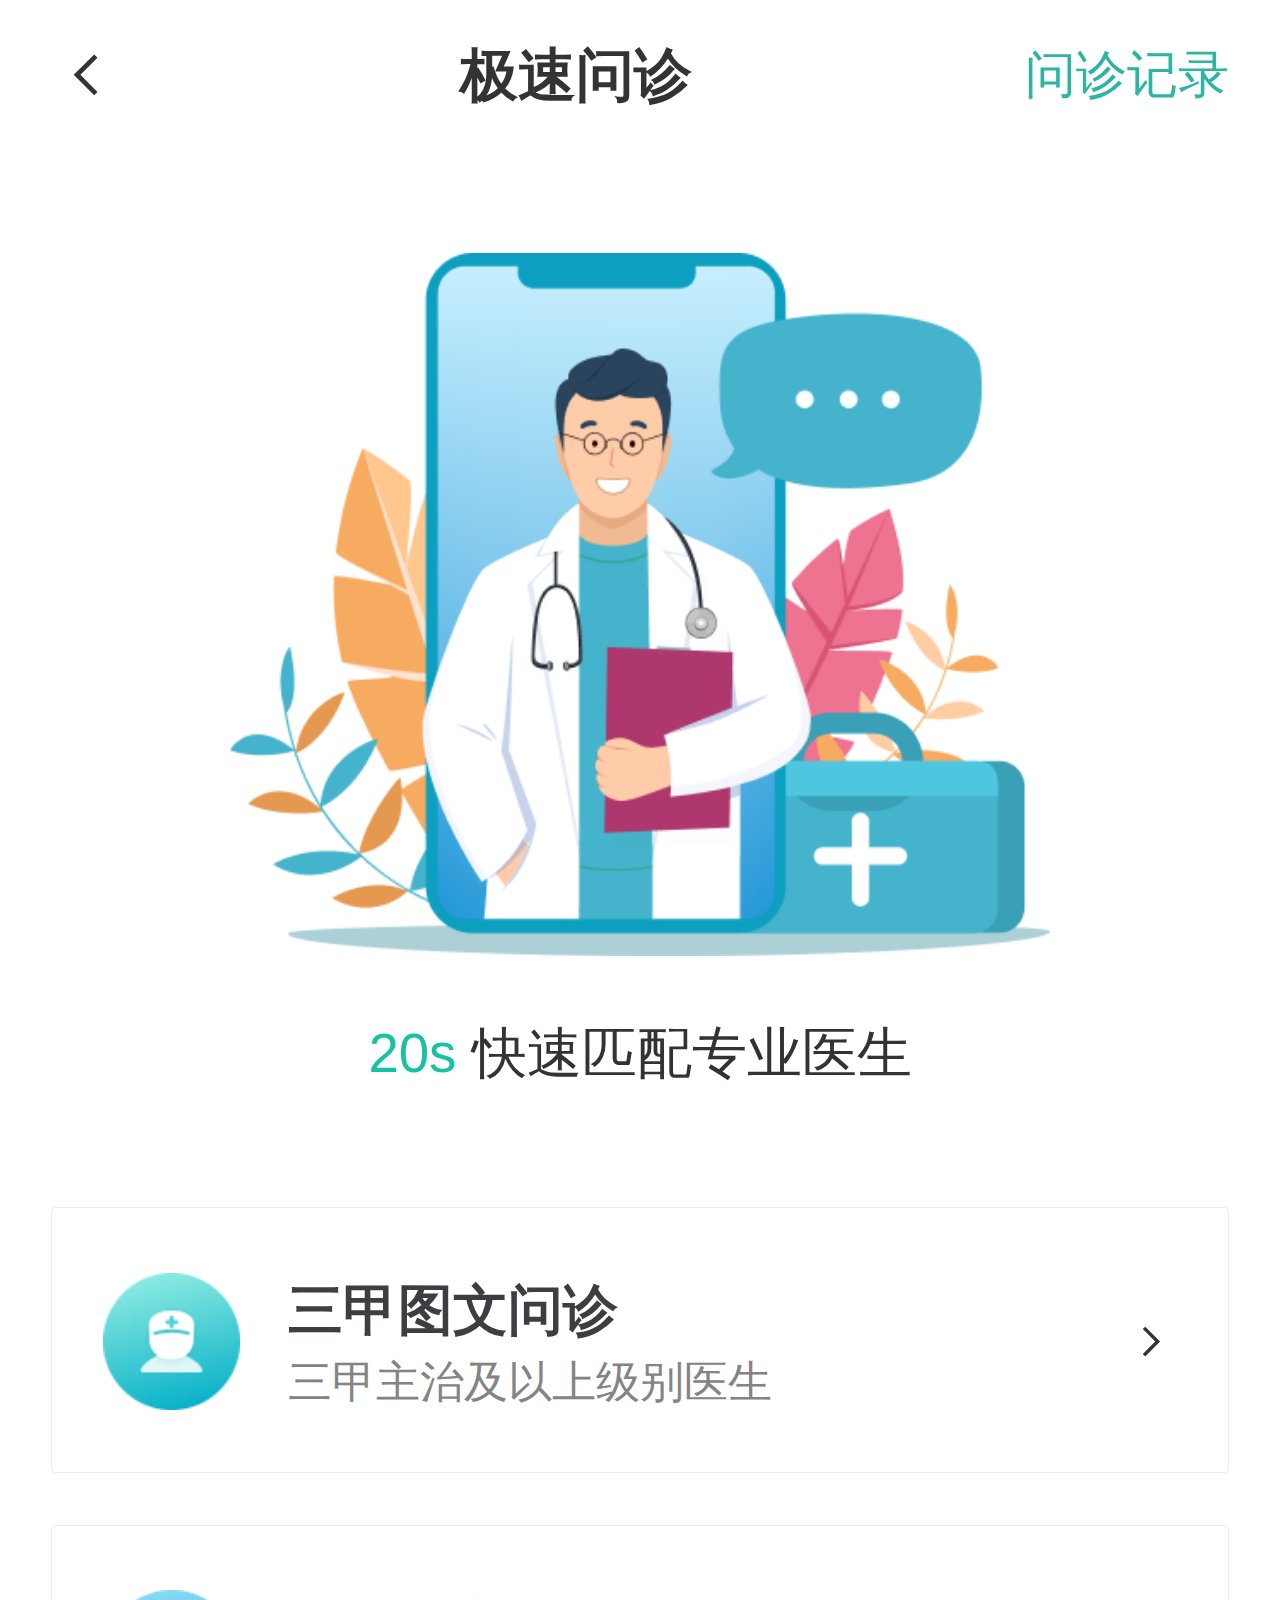
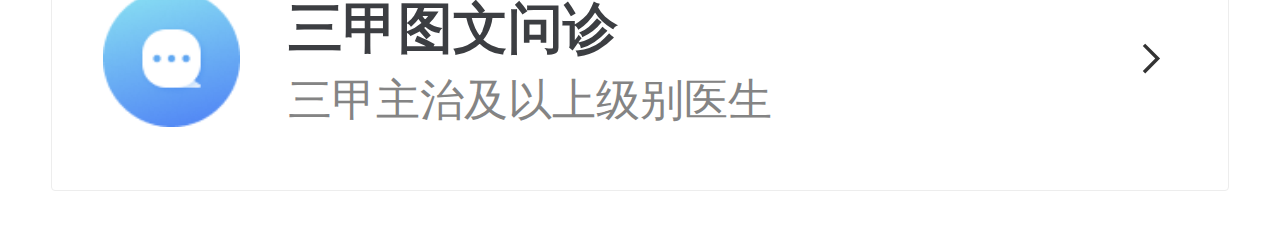
<file: 急速问诊/index.html>
<!DOCTYPE html>
<html lang="en">
<head>
    <meta charset="UTF-8">
    <meta name="viewport" content="width=device-width, initial-scale=1.0">
    <title>极速问诊</title>
    <link rel="stylesheet" href="./iconfont/iconfont.css">
    <link rel="stylesheet" href="./css/index.css">
</head>
<body>
    <!-- 头部 -->
    <header>
        <a href="#" class="back"><span class="iconfont icon-left"></span></a>
        <h3>极速问诊</h3>
        <a href="#" class="note">问诊记录</a>
    </header>

    <!-- Banner -->
    <div class="banner">
        <img src="./assets/entry.png" alt="">
        <p><span>20s</span> 快速匹配专业医生</p>
    </div>

    <!-- 问诊类型 -->
    <div class="type">
        <ul>
            <li>
                <a href="">
                    <div class="pic">
                        <img src="./assets/type01.png">
                    </div>
                    <div class="txt">
                        <h4>三甲图文问诊</h4>
                        <p>三甲主治及以上级别医生</p>
                    </div>
                    <span class="iconfont icon-right"></span>
                </a>
            </li>
            <li>
                <a href="">
                    <div class="pic">
                        <img src="./assets/type02.png">
                    </div>
                    <div class="txt">
                        <h4>三甲图文问诊</h4>
                        <p>三甲主治及以上级别医生</p>
                    </div>
                    <span class="iconfont icon-right"></span>
                </a>
            </li>
        </ul>
    </div>

    <script src="./js/flexible.js"></script>
</body>
</html>
</file>
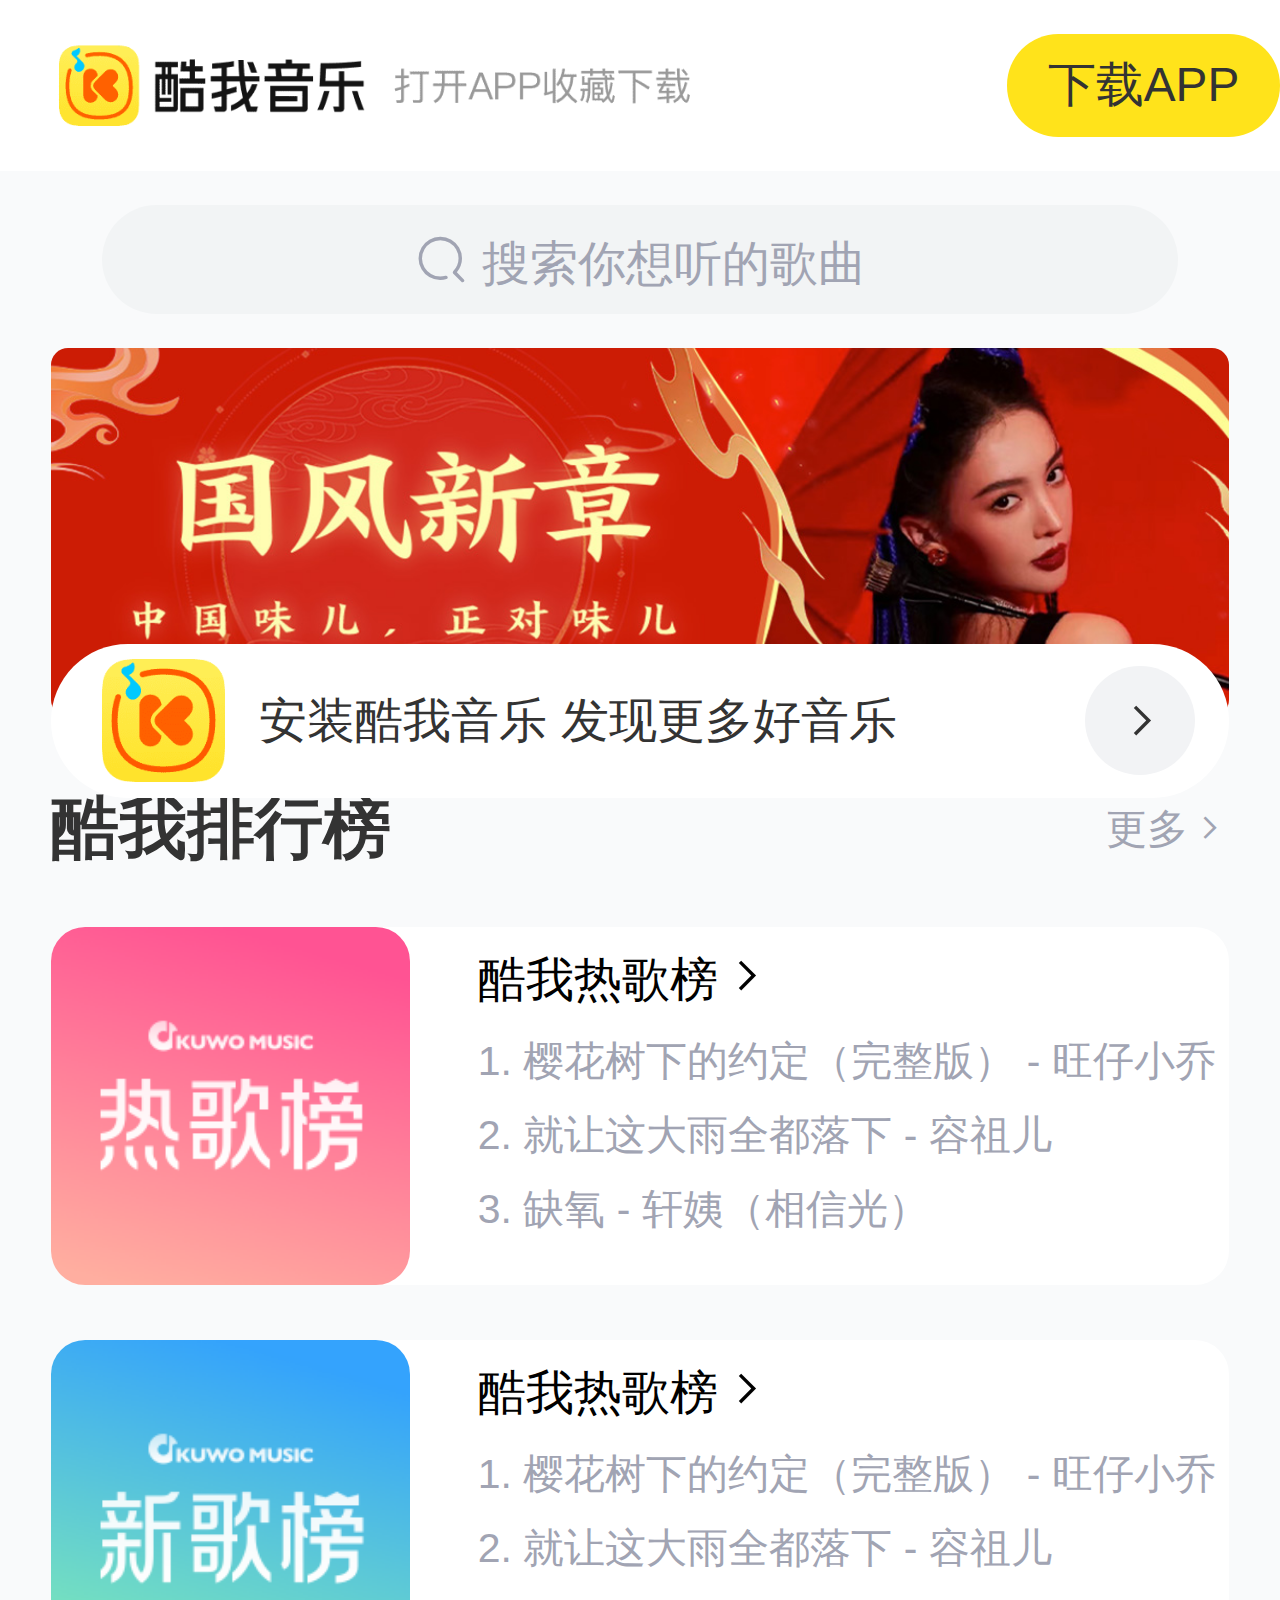
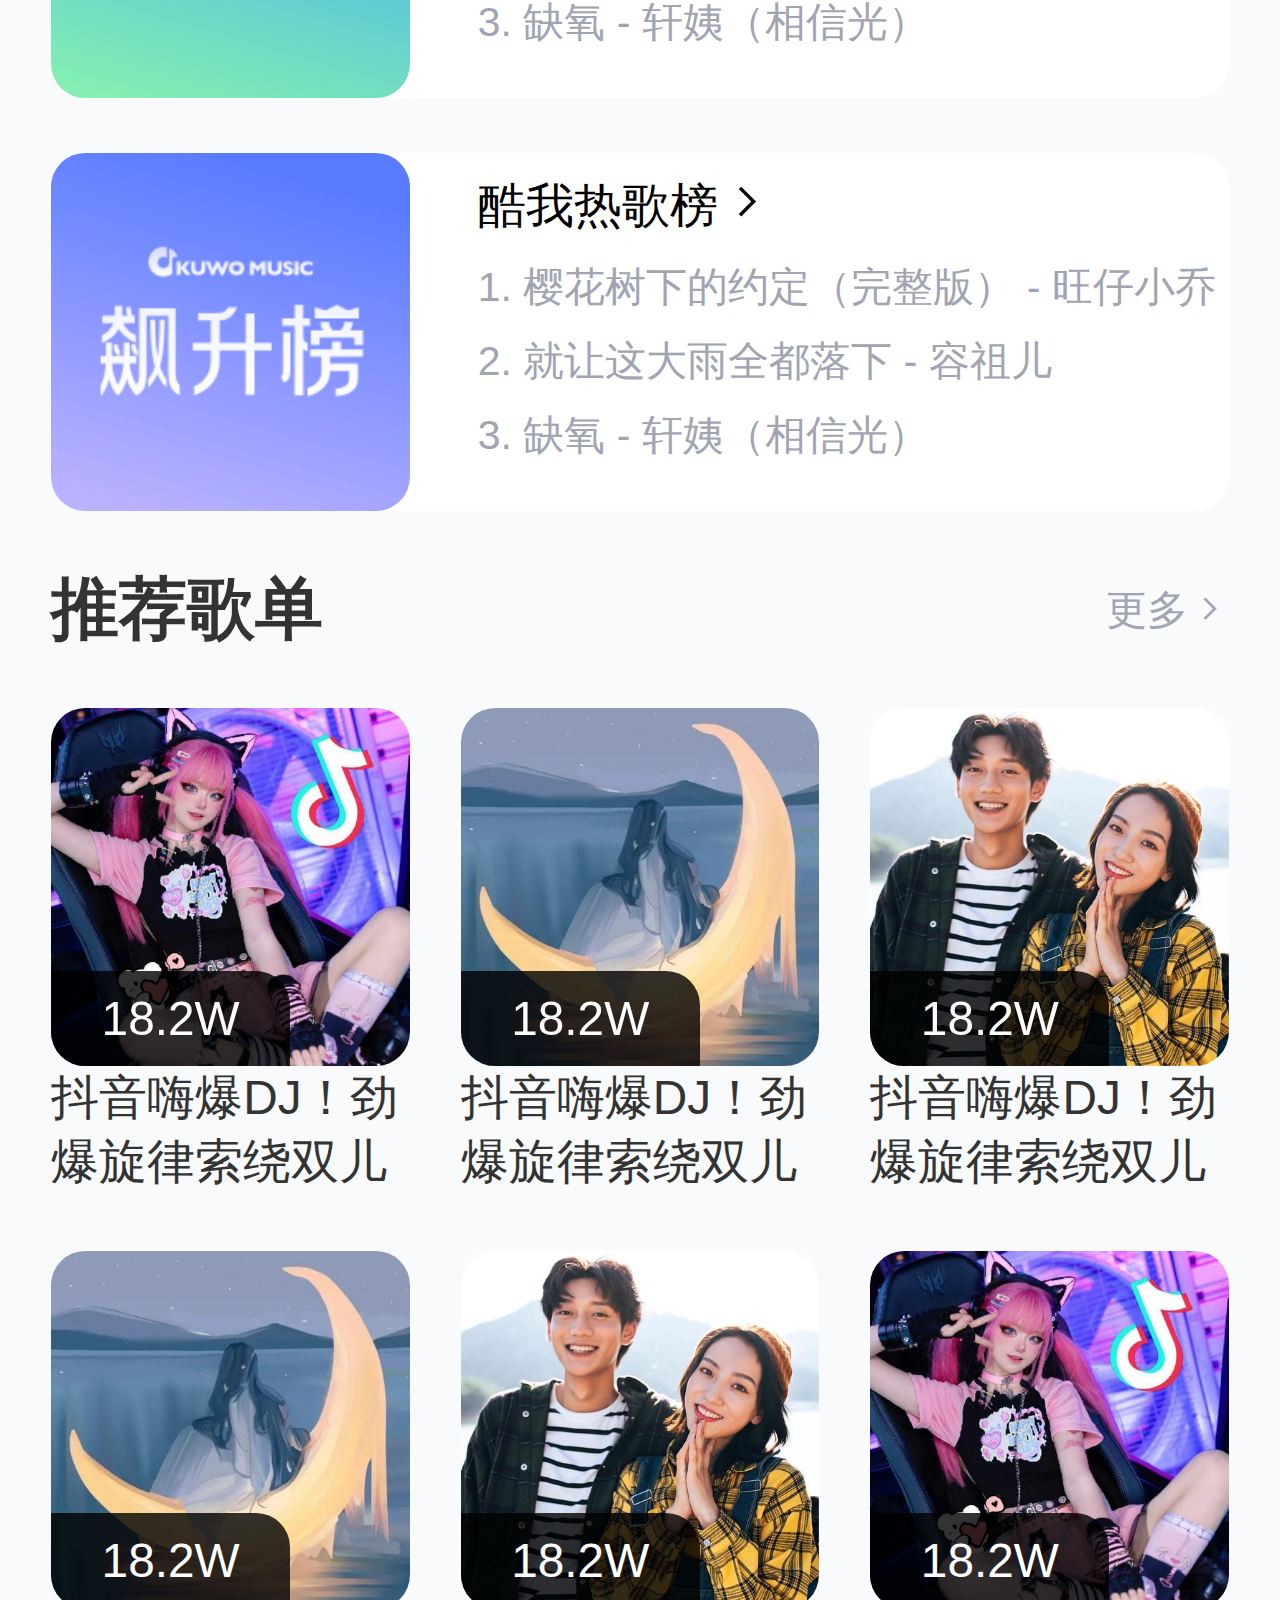
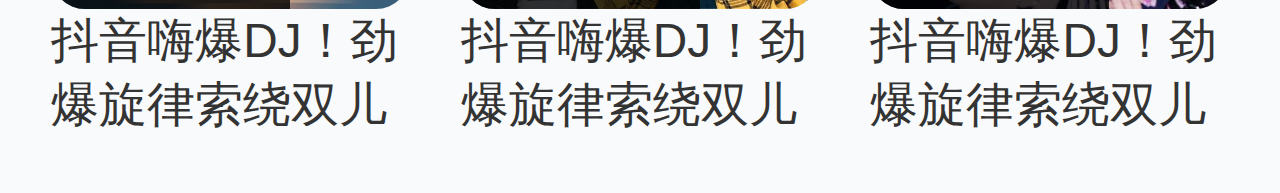
<file: 酷我音乐/index.html>
<!DOCTYPE html>
<html lang="en">
<head>
    <meta charset="UTF-8">
    <meta name="viewport" content="width=device-width, initial-scale=1.0">
    <title>酷我音乐</title>

    <!-- Iconfont -->
    <link rel="stylesheet" href="./iconfont/iconfont.css">

    <!-- Custom CSS -->
    <link rel="stylesheet" href="./css/index.css">
</head>
<body>
    <!-- 头部区域 -->
    <header>
        <div class="left">
        </div>
        <a href="#">下载APP</a>
    </header>

    <!-- 搜索区域 -->
    <div class="search">
        <div class="text">
            <span class="iconfont icon-sousuo"></span>
            <span>搜索你想听的歌曲</span>
        </div>
    </div>

    <!-- Banner 区域 -->
    <div class="banner">
        <ul>
            <li><a href="#"><img src="./assets/banner01.jpeg" alt=""></a></li>
            <li><a href="#"><img src="./assets/banner02.jpeg" alt=""></a></li>
            <li><a href="#"><img src="./assets/banner03.jpeg" alt=""></a></li>
        </ul>
    </div>

    <!-- 排行榜 区域 -->
    <div class="list">
        <!-- 标题 -->
        <div class="title">
            <h4>酷我排行榜</h4>
            <a href="#">更多<span class="iconfont icon-right"></span></a>
        </div>

        <div class="content">
            <ul>
                <li>
                    <div class="pic">
                        <img src="./assets/icon_rank_hot.png" alt="">
                    </div>
                    <div class="txt">
                        <a href="#" class="more">酷我热歌榜<span class="iconfont icon-right"></span></a>
                        <a href="#">1. 樱花树下的约定（完整版） - 旺仔小乔</a>
                        <a href="#">2. 就让这大雨全都落下 - 容祖儿</a>
                        <a href="#">3. 缺氧 - 轩姨（相信光）</a>
                    </div>
                </li>
                <li>
                    <div class="pic">
                        <img src="./assets/icon_rank_new.png" alt="">
                    </div>
                    <div class="txt">
                        <a href="#" class="more">酷我热歌榜<span class="iconfont icon-right"></span></a>
                        <a href="#">1. 樱花树下的约定（完整版） - 旺仔小乔</a>
                        <a href="#">2. 就让这大雨全都落下 - 容祖儿</a>
                        <a href="#">3. 缺氧 - 轩姨（相信光）</a>
                    </div>
                </li>
                <li>
                    <div class="pic">
                        <img src="./assets/icon_rank_rise.png" alt="">
                    </div>
                    <div class="txt">
                        <a href="#" class="more">酷我热歌榜<span class="iconfont icon-right"></span></a>
                        <a href="#">1. 樱花树下的约定（完整版） - 旺仔小乔</a>
                        <a href="#">2. 就让这大雨全都落下 - 容祖儿</a>
                        <a href="#">3. 缺氧 - 轩姨（相信光）</a>
                    </div>
                </li>
                
            </ul>
        </div>
    </div>

    <!-- 推荐歌单区域 -->
    <div class="recommend">
        <!-- 标题 -->
        <div class="title">
            <h4>推荐歌单</h4>
            <a href="#">更多<span class="iconfont icon-right"></span></a>
        </div>

        <!-- 内容 -->
        <div class="content">
            <ul>
                <li>
                    <div class="pic">
                        <img src="./assets/song01.jpeg" alt="">
                        <div class="cover">18.2W</div>
                    </div>
                    <div class="txt">抖音嗨爆DJ！劲爆旋律索绕双儿</div>
                </li>
                <li>
                    <div class="pic">
                        <img src="./assets/song02.jpeg" alt="">
                        <div class="cover">18.2W</div>
                    </div>
                    <div class="txt">抖音嗨爆DJ！劲爆旋律索绕双儿</div>
                </li>
                <li>
                    <div class="pic">
                        <img src="./assets/song03.jpeg" alt="">
                        <div class="cover">18.2W</div>
                    </div>
                    <div class="txt">抖音嗨爆DJ！劲爆旋律索绕双儿</div>
                </li>
                <li>
                    <div class="pic">
                        <img src="./assets/song02.jpeg" alt="">
                        <div class="cover">18.2W</div>
                    </div>
                    <div class="txt">抖音嗨爆DJ！劲爆旋律索绕双儿</div>
                </li>
                <li>
                    <div class="pic">
                        <img src="./assets/song03.jpeg" alt="">
                        <div class="cover">18.2W</div>
                    </div>
                    <div class="txt">抖音嗨爆DJ！劲爆旋律索绕双儿</div>
                </li>
                <li>
                    <div class="pic">
                        <img src="./assets/song01.jpeg" alt="">
                        <div class="cover">18.2W</div>
                    </div>
                    <div class="txt">抖音嗨爆DJ！劲爆旋律索绕双儿</div>
                </li>
                
            </ul>
        </div>
    </div>

    <!-- 下载区域 -->
    <div class="download">
        <a href="#">
            <img src="./assets/logo.png" alt="">
            <p>安装酷我音乐 发现更多好音乐</p>
            <span class="iconfont icon-right"></span>
        </a>
    </div>
</body>
</html>
</file>
<file: 全民出游/style.css>
* {
	margin: 0;
	padding: 0;
}

html {
	height: 100%;
}

body {
	background: url(./images/f1_1.jpg) no-repeat center 0;
	background-size: cover;
	height: 100%;
}

.cloud img {
	position: absolute;
	left: 50%;
}

.cloud img:nth-child(1) {
	margin-left: -250px;
	top: 20px;
	animation: cloud 1s infinite alternate linear;
}

.cloud img:nth-child(2) {
	margin-left: 400px;
	top: 100px;
	animation: cloud 1s infinite alternate linear 0.4s;
}

.cloud img:nth-child(3) {
	margin-left: -550px;
	top: 200px;
	animation: cloud 1s infinite alternate linear 0.6s;
}

.balloon img {
	position: absolute;
	left: 50%;
	top: 20%;
	margin-left: -400px;
	animation: balloon 2s infinite alternate linear;
}

.giraffe img {
	position: absolute;
	left: 50%;
	top: 15%;
	margin-left: 160px;
}

.text img {
	position: absolute;
	left: 50%;
	top: 50%;
	transform: translate(-50%, -50%);
	animation: text 1s;
}

.bubble img {
	position: absolute;
	left: 50%;
	bottom: 42px;
}

.bubble img:nth-child(1) {
	margin-left: -443px;
	animation: bubble 1s infinite 0.2s alternate ease-in-out;
}

.bubble img:nth-child(2) {
	margin-left: -198px;
	animation: bubble 1s infinite 0.4s alternate ease-in-out;
}

.bubble img:nth-child(3) {
	margin-left: 50px;
	animation: bubble 1s infinite 0.6s alternate ease-in-out;
}

.bubble img:nth-child(4) {
	margin-left: 295px;
	animation: bubble 1s infinite 0.8s alternate ease-in-out;
}

@keyframes cloud {
	100% {
		transform: translate(20px);
	}
}

@keyframes balloon {
	100% {
		transform: translateY(-20px)
	}
}

@keyframes text {
	/* 默认到小，到大，到小，默认 */
	0% {
		transform: translate(-50%, -50%) scale(1);
	}

	20% {
		transform: translate(-50%, -50%) scale(0.1);
	}

	40% {
		transform: translate(-50%, -50%) scale(1.5);
	}

	70% {
		transform: translate(-50%, -50%) scale(0.8);
	}

	100% {
		transform: translate(-50%, -50%) scale(1);
	}
}

@keyframes bubble {
	100% {
		transform: translateY(-10px);
	}
}
</file>
<file: 喜马拉雅/css/font.css>
@font-face {
  font-family: "iconfont"; /* Project id 3868932 */
  src: url('./font_3868932_yoa65s6xn5.woff2') format('woff2'),
       url('./font_3868932_yoa65s6xn5.woff') format('woff'),
       url('./font_3868932_yoa65s6xn5.ttf.ttf?t=1674978058821') format('truetype');
}

.iconfont {
  font-family: "iconfont" !important;
  font-size: 16px;
  font-style: normal;
  -webkit-font-smoothing: antialiased;
  -moz-osx-font-smoothing: grayscale;
}

.icon-up:before {
  content: "\e658";
}

.icon-left:before {
  content: "\e659";
}

.icon-down:before {
  content: "\e65a";
}

.icon-right:before {
  content: "\e65b";
}

.icon-search:before {
  content: "\e8ef";
}

.icon-sync:before {
  content: "\e786";
}

.icon-edit-square:before {
  content: "\e791";
}

.icon-appstore:before {
  content: "\e792";
}

.icon-cloud-upload:before {
  content: "\e7d9";
}

.icon-sound:before {
  content: "\e7da";
}

.icon-block:before {
  content: "\e7df";
}

.icon-pic-left:before {
  content: "\e7f6";
}

.icon-crown:before {
  content: "\e842";
}

.icon-desktop:before {
  content: "\e843";
}
</file>
<file: 喜马拉雅/css/index.css>
*,
::after,
::before {
  box-sizing: border-box;
}

body {
  margin: 0;
  font-family:
    -apple-system,
    BlinkMacSystemFont,
    PingFangSC-Regular,
    "PingFang SC",
    "Microsoft YaHei",
    "Helvetica Neue",
    Helvetica,
    Arial,
    sans-serif;
  font-size: 14px;
  color: #40404c;
}

a {
  color: #40404c;
  text-decoration: none;
}

a:hover {
  color: #fc5832;
}

ul {
  list-style: none;
}

h1,
h2,
h3,
h4,
h5,
h6,
ul,
ol,
p {
  padding: 0;
  margin: 0;
}

.container {
  width: 1080px;
  margin: 0 auto;
}

/* 头部 */
.x-header {
  position: relative;
  z-index: 9;
  height: 60px;
}

.x-header::after {
  position: absolute;
  bottom: 0;
  left: 0;
  z-index: -1;
  width: 100%;
  height: 60px;
  content: "";
  box-shadow: 0 2px 2px 0 rgb(0 0 0 / 10%);
}

.x-header .container {
  display: flex;
  align-items: center;
  background-color: #fff;
}

.x-header-logo {
  position: relative;
  z-index: 9;
  width: 290px;
  height: 60px;
  font-size: 0;
}

.x-header-logo::before {
  position: absolute;
  top: 0;
  right: 0;
  bottom: 0;
  left: 0;
  background: url("../assets/logo.png") no-repeat center / contain;
  content: "";
}

.x-header-nav {
  display: flex;
  width: 180px;
  margin: 5px;
}

.x-header-nav .nav-item {
  flex: 1;
  font-size: 16px;
  color: #72727b;
  text-align: center;
}

.x-header-nav .nav-item:hover {
  color: #40404c;
}

/* TODO 1. 箭头旋转 */
.x-header-nav .nav-item .icon-down {
  display: inline-block;
  height: 16px;
  color: #ccc;
  transition: all 0.5s;
}

.x-header-nav .nav-item:hover .icon-down {
  transform: rotate(-180deg);
}

.channel-layer {
  position: absolute;
  top: 60px;
  left: 50%;
  z-index: -2;
  width: 1080px;
  height: 120px;
  padding: 10px;
  margin-left: -540px;
  color: #72727b;
  background-color: #f5f5f5;
  border: 1px solid #e4e4e4;
  border-top: none;
  transition: all 0.5s;
  transform: translateY(-120px);
}

/* TODO 2. 弹窗频道 */
.x-header-nav .nav-item:hover .channel-layer {
  transform: translateY(0);
}

.x-header-search {
  width: 300px;
}

.x-header-search form {
  position: relative;
  width: 100%;
}

.x-header-search form input {
  width: 100%;
  height: 40px;
  padding: 0 20px;
  border: 1px solid #f86442;
  border-radius: 20px;
  outline: none;
}

.x-header-search form input::placeholder {
  color: #ccc;
}

/* TODO 3. 渐变按钮 */
.x-header-search form .btn {
  position: absolute;
  top: 0;
  right: 0;
  width: 60px;
  height: 40px;
  line-height: 40px;
  text-align: center;
  background-color: #f86442;
  border-top-right-radius: 20px;
  border-bottom-right-radius: 20px;
  background-image: linear-gradient(
    to right,
    rgba(255, 255, 255, 0.3),
    #f86442
  );
}

.x-header-search form .btn span {
  font-size: 24px;
  color: #fff;
}

.x-header-icons {
  display: flex;
  width: 300px;
  align-items: center;
}

.x-header-icons .icons-item {
  flex: 1;
  text-align: center;
}

.x-header-icons .icons-item .iconfont {
  font-size: 20px;
  color: #ccc;
}

.x-header-icons .icons-item:hover .iconfont {
  color: #f86442;
}

.x-header-icons .icons-item .tit {
  display: block;
  font-size: 12px;
  color: #72727b;
}

.x-header-icons .icons-item img {
  width: 40px;
  height: 40px;
  vertical-align: bottom;
  border-radius: 20px;
}

.x-main {
  padding-top: 20px;
}

.banner {
  position: relative;
  width: 100%;
  height: 300px;
  margin-bottom: 20px;
}

.banner .banner-list {
  position: relative;
  z-index: 8;
  width: 100%;
  height: 100%;
}

.banner .banner-list .banner-item {
  position: absolute;
  top: 0;
  left: 165px;
  z-index: 1;
  width: 750px;
  height: 300px;
  overflow: hidden;
  border-radius: 10px;
  transition: all 0.5s;
}

/* TODO 4. 摆放图片 */
.banner .banner-list .banner-item.left {
  z-index: 0;
  transform: translate(-160px) scale(0.8);
  transform-origin: left center;
}

.banner .banner-list .banner-item.right {
  z-index: 0;
  transform: translate(160px) scale(0.8);
  transform-origin: right center;
}

.banner .banner-list .banner-item a img {
  width: 100%;
  height: 100%;
  vertical-align: bottom;
}

.category {
  display: flex;
  width: 100%;
  padding: 20px 0;
  align-items: center;
}

.category-top {
  display: flex;
  width: 240px;
}

.category-top .top-item {
  color: #72727b;
  text-align: center;
  flex: 1;
}

.category-top .top-item:hover {
  color: #f86442;
}

.category-top .top-item .top-item-icon {
  display: block;
  font-size: 20px;
}

.category-sub {
  display: flex;
  width: 840px;
  flex-wrap: wrap;
}

.category-sub-item {
  width: 210px;
  padding-left: 30px;
}

.category-sub-item a {
  padding: 0 10px;
  font-size: 13px;
  color: #72727b;
}

.category-sub-item a.start {
  position: relative;
  font-size: 14px;
  color: #40404c;
}

.category-sub-item a.start::after {
  position: absolute;
  top: 3px;
  right: -1px;
  width: 2px;
  height: 10px;
  background-color: #f86442;
  content: "";
}

.layout {
  display: flex;
  width: 100%;
  padding-top: 20px;
}

.layout-main {
  width: 780px;
}

.layout-aside {
  width: 260px;
  margin-left: 40px;
}

.panel {
  margin-bottom: 20px;
}

.panel-head {
  display: flex;
  margin-bottom: 20px;
  justify-content: space-between;
}

.panel-head .panel-head-tit {
  position: relative;
  padding-left: 20px;
  font-size: 20px;
  font-weight: normal;
}

.panel-head .panel-head-tit::before {
  position: absolute;
  top: 6px;
  left: 0;
  width: 5px;
  height: 15px;
  background-color: #f86442;
  border-radius: 6px;
  content: "";
}

.panel-head .panel-head-toggle {
  display: flex;
  align-items: center;
  color: #72727b;
}

.panel-head .panel-head-toggle .icon-sync {
  margin-right: 5px;
}

.panel-body ul {
  display: flex;
  justify-content: space-between;
}

.panel-body ul li {
  width: 140px;
}

.album-item {
  width: 100%;
}

.album-item .album-item-box {
  position: relative;
  width: 100%;
  overflow: hidden;
  border-radius: 10px;
}

.album-item .album-item-box .img {
  width: 100%;
  vertical-align: bottom;
  transition: all 0.5s;
}

.album-item .album-item-tit {
  padding: 5px 0;
  overflow: hidden;
  font-weight: 700;
  text-overflow: ellipsis;
  white-space: nowrap;
}

.album-item .album-item-aut {
  font-size: 13px;
  color: #ccc;
}


/* TODO 5. 播放按钮和遮罩 */
.album-item .album-item-box::after {
  position: absolute;
  left: 0;
  top: 0;
  content: '';
  width: 100%;
  height: 100%;
  background: rgba(0,0,0,.5) url(../assets/play.png) no-repeat center / 20px;
  opacity: 0;
  transition: all .5s;
}

.album-item .album-item-box:hover::after {
  opacity: 1;
  background-size: 50px;
}


/* TODO 6. 图片缩放 */
.album-item .album-item-box:hover img {
  transform: scale(1.1);
}


.card {
  margin-bottom: 20px;
  overflow: hidden;
  background-color: #f9f9fa;
  border-radius: 4px;
}

.card .card-head {
  display: flex;
  height: 70px;
  background: url("../assets/bg01.png") no-repeat center / cover;
  align-items: center;
  justify-content: center;
}

.card .card-head .avatar {
  width: 50px;
  height: 50px;
  vertical-align: bottom;
  border-radius: 50%;
}

.card .card-head .text {
  margin-left: 10px;
  color: #72727b;
}

.card .card-info {
  display: flex;
  height: 56px;
  align-items: center;
  justify-content: center;
}

/* TODO 7. 渐变按钮 */
.card .card-info .login {
  padding: 3px 34px;
  color: #fff;
  background-color: #ff7251;
  border-radius: 30px;
  box-shadow: 0 4px 8px 0 rgb(252 88 50 / 50%);
  background-image: linear-gradient(
    to right,
    rgba(255, 255, 255, 0.2),
    #ff7251
  );
}

.download {
  display: flex;
  padding: 10px;
  overflow: hidden;
  background-color: pink;
  background: #f9f9fa url("../assets/bg02.png") no-repeat 4px 25px / 100%;
  border-radius: 4px;
  justify-content: space-between;
  align-items: center;
}

.download .dl {
  display: flex;
  flex-wrap: wrap;
}

.download .dl .dl-tit {
  width: 100%;
  margin-bottom: 10px;
  font-size: 18px;
}

/* TODO 8. 径向渐变 */
.download .dl .dl-btn {
  width: 68px;
  height: 34px;
  line-height: 34px;
  color: #fff;
  text-align: center;
  border-radius: 4px;
  background-image: radial-gradient(
    50px at 10px 10px,
    rgba(255, 255, 255, 0.5),
    transparent
  );
}

.download .dl .dl-btn:nth-of-type(1) {
  background-color: #67b9eb;
}

.download .dl .dl-btn:nth-of-type(2) {
  margin-left: 10px;
  background-color: #86d864;
}
</file>
<file: 学成在线/css/base.css>
/* 基础公共样式：清除默认样式 + 设置通用样式 */
* {
  margin: 0;
  padding: 0;
  box-sizing: border-box;
}

li {
  list-style: none;
}

body {
  font: 14px/1.5 "Microsoft Yahei", "Hiragino Sans GB", "Heiti SC", "WenQuanYi Micro Hei", sans-serif;
  color: #333;
}

a {
  color: #333;
  text-decoration: none;
}
</file>
<file: 学成在线/css/style.css>
/* 版心居中 */
.wrapper {
	margin: 0 auto;
	width: 1200px;
}

li {
	color: #333;
}

body {
	background-color: #f3f5f7;
}

/* Header区域 */
.header {
	height: 100px;
	background-color: white;
}

.header .wrapper {
	display: flex;
	padding-top: 29px;
}

/* Header_Logo 区域 */
.logo a {
	display: block;
	
	width: 195px;
	height: 41px;
	background-image: url(../images/logo.png);
	
	font-size: 0;
}
/* Header_Nav */
.nav {
	margin-left: 102px;
}

.nav ul {
	display: flex;
}

.nav li {
	margin-right: 24px;
}

.nav li a {
	display: block;
	padding: 6px 8px;
	font-size: 19px;
	line-height: 27px;
}

.nav li .active, 
.nav li a:hover {
	border-bottom: 2px solid #00a4ff;
}

/* Header_Search */
.search {
	display: flex;
	margin-left: 64px;
	padding-left: 19px;
	padding-right: 12px;
	width: 412px;
	height: 40px;
	background-color: #f3f5f7;
	border-radius: 20px;
}

.search input {
	flex: 1;
	background-color: transparent;
	border: none;
	outline: none;
		/* 去掉表单控件的焦点框 */
}

.search input::placeholder {
	font-size: 14px;
	color: #999;
}

.search a {
	width: 16px;
	height: 16px;
	background-image: url(../images/search.png);
	align-self: center;
		/* 只控制自己居中 */
}

.user {
	margin-top: 4px;
	margin-left: 32px;
}

.user img {
	margin-right: 7px;
	vertical-align: middle;
		/* 专门处理行内块和行内垂直方向对齐的属性 */
}

.user span {
	font-size: 16px;
	color: #666;
}

/* Banner */
.banner {
	background-color: #0092cb;
	height: 420px;
}

.banner .wrapper {
	background-image: url(../uploads/banner.png);
	height: 420px;
	
	display: flex;
	justify-content: space-between;
}

/* Banner_left */
.banner .left {
	width: 191px;
	height: 420px;
	background-color: rgba(0,0,0,0.42);
	padding: 3px 20px;
}

.banner .left a {
	display: block;
	height: 46px;
	line-height: 46px;
	color: white;
	background-image: url(../images/right.png);
	background-repeat: no-repeat;
	background-position: right center;
}

.banner .left a:hover {
	color: #00a4ff;
	background-image: url(../images/right-hover.png);
}

/* Banner_right */
.banner .right {
	margin-top: 60px;
	height: 305px;
	width: 218px;
	background-color: #209dd5;
	border-radius: 10px;
}

.banner .right h3 {
	height: 48px;
	line-height: 48px;
	color: white;
	margin-left: 14px;
	font-size: 15px;
}

.banner .right .content {
	height: 257px;
	background-color: white;
	border-radius: 10px;
	padding: 14px;
}

.banner .right .content dl {
	margin-bottom: 12px;
	border-bottom: 1px solid #e0e0e0;
	color: #333;
}

.banner .right .content dt {
	margin-bottom: 8px;
	font-size: 14px;
	font-weight: 700;
}

.banner .right .content dd {
	font-size: 12px;
	line-height: 16px;
	margin-bottom: 8px;
}

.banner .right .content dd span {
	color: #00a4ff;
}

.banner .right .content dd strong {
	color: #d7d7d7;
	font-weight: 400;
}

.banner .right .content a {
	display: block;
	height: 32px;
	background-color: #00a4ff;
	border-radius: 15px;
	text-align: center;
	line-height: 32px;
	color: white;
	font-size: 14px;
}

/* 精品推荐 */
.recommend {
	height: 60px;
	padding: 0 20px;
	background-color: white;
	box-shadow: 0px 1px 2px 0px rgba(211, 211, 211, 0.5);
	margin-top: 11px;
	line-height: 60px;
	display: flex;
}

.recommend h3 {
	font-size: 18px;
	color: #00a4ff;
	font-weight: 400;
}

.recommend ul {
	flex: 1;
	display: flex;
}

.recommend ul li a {
	padding: 0 24px;
	border-right: solid 1px #e0e0e0;
	font-size: 18px;
}

.recommend ul li:last-child {
	border: none;
}

.recommend .modify {
	font-size: 16px;
	color: #00a4ff;
}

/* 推荐课程 */
.course {
	margin-top: 15px;
}

.hd {
	height: 60px;
	line-height: 60px;
	display: flex;
	justify-content: space-between;
}
/* 设.hd为公共类， 往下的section会用到这个样式，因此不要限制父级是谁 */

.course .hd h3 {
	font-size: 21px;
	color: #333;
	font-weight: 400;
}

a.more {
	font-size: 14px;
	color: #999;
	background-image: url(../images/more.png);
	background-repeat: no-repeat;
	background-position: right center;
	padding-right: 20px;
}

/* 课程内容-公共类 */
.bd ul {
	display: flex;
	flex-wrap: wrap;
	justify-content: space-between;	
}

.bd li {
	width: 228px;
	height: 271px;
	margin-bottom: 14px;
}

.bd a .pic {
	height: 156px;
	display: block;
}

.bd a .text {
	height: 115px;
	background-color: white;
	padding: 20px;
}

.bd a .text h4 {
	height: 40px;
	margin-bottom: 13px;
	font-size: 14px;
	line-height: 20px;
	font-weight: 400;
}

.bd a .text p {
	font-size: 14px;
	line-height: 20px;
	color: #999;
}

.bd a .text p span {
	color: #fa6400;
}

.bd a .text p i {
	font-style: normal;
}

/* 前端区域 */
.hd ul {
	display: flex
}

.hd ul li {
	margin-right: 60px;
	font-size: 16px;
}

.hd ul li a.active {
	color: #00a4ff;
}

.bd {
	display: flex;
	justify-content: space-between;
}

.bd .left { 
	width: 228px;
}

.bd .right {
	width: 957px;
}

.bd .right .top {
	margin-bottom: 15px;
	height: 100px;
}

.nowrap {
	width: 1200px;
}

/* Footer */
.footer {
	margin-top: 60px;
	padding-top: 60px;
	height: 273px;
	background-color: white;
}

.footer .wrapper {
	display: flex;
	justify-content: space-between;
}

.footer .left {
	width: 440px;
}

.footer .left p {
	margin-top: 24px;
	margin-bottom: 14px;
	font-size: 12px;
	line-height: 17px;
	color: #666;
}

.footer .left .download {
	display: block;
	width: 120px;
	height: 36px;
	border: 1px solid #00a4ff;
	text-align: center;
	line-height: 34px;
	font-size: 16px;
	color: #00a4ff;
}

.footer .right {
	display: flex;
}

.footer .right dl {
	margin-left: 130px;
}

.footer .right dl dt {
	font-size: 16px;
	color: #333;
	margin-bottom: 12px;
}

.footer .right dl dd a {
	color: #666;
	font-size: 14px;
	line-height: 24px;
}
</file>
<file: 小兔鲜电商/iconfont/iconfont.css>
@font-face {
  font-family: "iconfont"; /* Project id 3703850 */
  src: url('iconfont.woff2?t=1665647794908') format('woff2'),
       url('iconfont.woff?t=1665647794908') format('woff'),
       url('iconfont.ttf?t=1665647794908') format('truetype');
}

.iconfont {
  font-family: "iconfont" !important;
  font-size: 16px;
  font-style: normal;
  -webkit-font-smoothing: antialiased;
  -moz-osx-font-smoothing: grayscale;
}

.icon-favorites-fill:before {
  content: "\e721";
}

.icon-cart-full:before {
  content: "\e746";
}

.icon-browse:before {
  content: "\e666";
}

.icon-comment:before {
  content: "\e668";
}

.icon-customer-service:before {
  content: "\e66a";
}

.icon-fabulous:before {
  content: "\e66f";
}

.icon-mobile-phone:before {
  content: "\e678";
}

.icon-search:before {
  content: "\e67d";
}

.icon-arrow-left-bold:before {
  content: "\e685";
}

.icon-arrow-right-bold:before {
  content: "\e687";
}
</file>
<file: 小兔鲜电商/css/base.css>
/* 去除常见标签默认的 margin 和 padding */
* {
  margin: 0;
  padding: 0;
  box-sizing: border-box;
}

/* 设置网页统一的字体大小、行高、字体系列相关属性 */
body {
  font: 16px/1.5  "Microsoft Yahei",
    "Hiragino Sans GB", "Heiti SC", "WenQuanYi Micro Hei", sans-serif;
  color: #333;
}

/* 去除列表默认样式 */
ul,
ol {
  list-style: none;
}

/* 去除默认的倾斜效果 */
em,
i {
  font-style: normal;
}

/* 去除a标签默认下划线，并设置默认文字颜色 */
a {
  text-decoration: none;
  color: #333;
}

/* 设置img的垂直对齐方式为居中对齐，去除img默认下间隙 */
img {
  width: 100%;
  height: 100%;
  vertical-align: middle;
}

/* 去除input默认样式 */
input {
  border: none;
  outline: none;
  color: #333;
}

h1,
h2,
h3,
h4,
h5,
h6 {
  font-weight: 400;
}
</file>
<file: 小兔鲜电商/css/common.css>
/* 头尾各个页面相同的样式 */

/* 版心 */
.wrapper {
	margin: 0 auto;
	width: 1240px;
}

/* 快捷导航 */
.shortcut {
	height: 52px;
	background-color: #333;
}

.shortcut .wrapper {
	height: 52px;
	display: flex;
	justify-content: flex-end;
}

.shortcut ul {
	display: flex;
	line-height: 52px;
}

.shortcut ul li a {
	padding: 0 15px;
	border-right: 1px solid #999;
	color: white;
	font-size: 14px;
}

.shortcut ul li:last-child a {
	border: none;
}

.shortcut ul li .iconfont {
	margin-right: 4px;
	vertical-align: middle;
}

.shortcut ul li a.login {
	 color: #5eb69c;
}

/* Header */
.header {
	margin-top: 22px;
	margin-bottom: 22px;
	display: flex;
	height: 88px;
}

.header .logo {
	height: 88px;
	width: 200px;
	margin-right: 40px;
}

.header .logo h1 a {
	display: block;
	height: 88px;
	width: 200px;
	
	background-image: url(../images/logo.png);
	margin-right: 40px;
	font-size: 0;
}

.header .nav {
	margin-top: 33px;
	margin-right: 28px;
}

.header .nav ul {
	display: flex;
}

.header .nav ul li {
	margin-right: 47px;
}

.header .nav ul li a {
	padding-bottom: 10px;
}

.header .nav ul li a:hover {
	color: #5eb69c;
	border-bottom: 2px solid #5eb69c;
}

/* Search */
.header .search {
	margin-top: 33px;
	margin-right: 45px;
	width: 170px; 
	height: 34px;
	border-bottom: 2px solid #f4f4f4;
}

.header .search {
	display: flex;
}

.header .search .iconfont {
	font-size: 18px;
	color: #ccc;
	margin-right: 8px;
}

.header .search input {
	width: 0;
		/* 重置浏览器给予的默认宽，否则flex：1不能生效 */
	flex: 1;
}

.header .search input::placeholder {
	font-sie: 16px;
	color: #ccc;
}

/* 购物车 */
.cart {
	margin-top: 32px;
	position: relative;
}

.cart .iconfont {
	font-size: 24px;
}

.cart i {
	position: absolute;
	height: 15px;
	padding: 0 6px;
	top: 1px;
	left: 15px;
		/* 不适用right因为当数字变大的时候会向左撑开，不高看 */
	
	background-color: #e26237;
	border-radius: 8px;
	color: #fffefe;
	font-size: 14px;
	line-height: 15px;
}

/* Footer */
.footer {
	height: 580px;
	background: #f5f5f5;
}

.footer .service {
	height: 178px;
	border-bottom: 1px solid #e8e8e8;
	padding: 60px 0px;
}

.footer .service ul {
	display: flex;
	justify-content: space-evenly;
}

.footer .service ul li {
	width: 190px;
	height: 58px;
	display: flex;
}

.footer .service ul li h5 {
	width: 58px;
	height: 58px;
	margin-right: 20px;
	background-image: url(../images/sprite.png);
}

.footer .service ul li:nth-child(2) h5 {
	background-position: 0 -58px；
}

.footer .service ul li:nth-child(3) h5 {
	background-position: 0 -116px;
}

.footer .service ul li:nth-child(4) h5 {
	background-position: 0 -174px;
}

.footer .service ul li p {
	font-size: 28px;
	line-height: 58px;
}

.footer .help {
	height: 300px;
	display: flex;
	justify-content: space-between;
	padding-top: 60px;
}

.footer .help .left {
	display: flex;
}

.footer .help .left dl:not(:last-child) {
	margin-right: 80px;
}

.footer .help .left dl dt {
	font-size: 18px;
	margin-bottom: 30px;
}

.footer .help .left dl dd {
	margin-bottom: 10px;
}

.footer .help .left dl dd a {
	color: #969696;
}

.footer .help .left dl dd a .iconfont {
	color: #5eb69c;
}

.footer .help .right ul {
	display: flex;
}

.footer .help .right ul li:first-child {
	margin-right: 55px;
}

.footer .help .right ul li .pic {
	height: 120px;
	width: 120px;
	margin-bottom: 10px;
}

.footer .help .right ul li p {
	color: #969696;
	text-align: center;
}

.footer .copyright {
	text-align: center;
}

.footer .copyright p {
	margin-bottom: 10px;
	color: #a1a1a1;
}

.footer .copyright p a {
	color: #a1a1a1;
	margin: 0px 10px;
}
</file>
<file: 小兔鲜电商/css/index.css>
/* Banner */

.banner {
	height: 500px;
	background-color: #f5f5f5;
}

.banner .wrapper {
	height: 500px;
	background-color: pink;
	overflow: hidden;
	position: relative;
}

.banner ul.pic {
	display: flex;
	width: 3720px;	
}

.banner .subNav {
	position: absolute;
	width: 250px;
	height: 500px;
	top: 0;
	left: 0;
	
	background-color: rgba(0,0,0,0.42);
}

.banner .subNav li {
	height: 50px;
	line-height: 50px;
	padding-left: 30px;
	padding-right: 12px;
	
	display: flex;
	justify-content: space-between;
	color: white;
	cursor: pointer;
}

.banner .subNav li:hover {
	background-color: #00be9a;
}

.banner .subNav li a {
	font-size: 14px;
	margin-right: 5px;
	color: white;
}

.banner .subNav li a.classify {
	margin-right:14px;
	font-size: 16px;
}

.banner .subNav li span.iconfont {
	font-size: 14px;
}

/* 圆点指示器 */
.banner ol {
	position: absolute;
	bottom: 17px;
	right: 16px;
	display: flex;
}

.banner ol li {
	height: 22px;
	width: 22px;
	border-radius: 50%;
	margin-left: 8px;
	cursor: pointer;
}

.banner ol li i {
	display: block;
	width: 14px;
	height: 14px;
	
	margin: 4px;
	background-color: rgba(255,255,255,0.5);
	border-radius: 50%;
}

/* 选中状态： li半透明，i白色 */
.banner ol li.current {
	background-color: rgba(255,255,255,0.5);
}
.banner ol li.current i {
	background-color: white;
}

/* 新鲜好物 */
/* 标题（公用） */
.title {
	margin-top: 40px;
	margin-bottom: 30px;
	height: 42px;
	display: flex;
	justify-content: space-between;
}

.title .left {
	display: flex;
}

.title .left h3 {
	font-size: 30px;
	margin-right: 35px;
}

.title .left p {
	align-self: end;
	color: #a1a1a1;
}

.title .right .more {
	line-height: 42px;
	color: #a1a1a1;
}

.title .right .more .iconfont {
	margin-left: 10px;
}

/* body产品卡 */
/* 公共样式 */
.bd ul {
	display: flex;
	justify-content: space-between;
}

.bd ul li {
	width: 304px;
	height: 404px;
	background-color: #eef9f4;
}

.bd li .pic {
	width: 304px;
	height: 304px;
}

.bd li .txt {
	text-align: center;
}

.bd li .txt h4 {
	margin-top: 18px;
	margin-bottom: 8px;
	font-size: 20px;
}

.goods .bd li .txt p {
	font-size: 18px;
	color: #aa2113;
}

.goods .bd li .txt p span.price {
	font-size: 22px;
	margin-left: 3px;
}

/* 人气推荐 */
.recommend .bd li {
	background-color: white;
}

.recommend .bd p {
	color: #a1a1a1;
}

/* 热门品牌 */
.brand {
	height: 468px;
	background-color: #f5f5f5;
	margin-top: 60px;
}

.brand .wrapper {
	height: 468px;
	overflow: hidden;
		/* 为了解决外边距塌陷 */
}

.brand .title {
	margin-bottom: 40px;
	position: relative;
}

.brand .button {
	position: absolute;
	right: 0;
	bottom: -25px;
		/* 用子级的底和父级的底之间的距离 */
	display: flex;
		/* 让箭头左右显示，且宽高生效 */
}

.brand .button a {
	width: 20px;
	height: 20px;
	margin-left: 12px;
	
	/* 让箭头居中，白色 */
	text-align: center;
	line-height: 20px;
	color: white;
}

.brand .button .prev {
	background-color: #ddd;
}

.brand .button .next {
	background-color: #00be9a;
}

.brand .bd li {
	width: 244px;
	height: 306px;
}

/* 生鲜区域 */
.fresh .title {
	margin-top: 60px;
	margin-bottom: 20px;
}

.fresh .title .right {
	display: flex;
}

.fresh .title ul {
	display: flex;
	margin: auto 58px;
	
}

.fresh .title ul li a {
	display: block;
	margin-left: 6px;
	line-height: 20px;
	padding: 0 7px;
	height: 20px;
}

.fresh .title ul li a.active {
	color: white;
	background-color: #00be9a;
}

/* 生鲜类 */
/* 公共样式 */
.content {
	display: flex;
	justify-content: space-between;
}

.content .left {
	width: 248px;
	height: 610px;
	background-color: pink;
}

.content .right {
	width: 968px;
}

.content .right ul {
	display: flex;
	flex-wrap: wrap;
}

.content .right li {
	width: 242px;
	height: 305px;
	border: 2px solid white;
	padding: 10px 21px 0px;
	position: relative;
	
	overflow: hidden;
		/* 为了隐藏cover */
}

.content pic {
	width: 200px;
	height: 180px;
}

.content .info {
	height: 60px;
	margin-bottom: 5px;
	margin-top: 14px;
	line-height: 19px;
}

.content .price {
	color: #af2f22;
}

.content .price span {
	font-size: 22px;
	margin-left: 5px;
}

.content li .cover {
	height: 84px;
	width: 242px;
	background-color: #00be9a;
	position: absolute;
	left: 0;
	bottom: -86px;
		/* cover + 框框线条 */
	text-align: center;
	padding-top: 15px;
	color: white;
	transition: all 0.5s;
}

.content li .cover p:nth-child(1) {
	font-size: 18px;
}

.content li .cover p:nth-child(2) {
	width: 120px;
	height: 1px;
	background-color: rgba(255,255,255,0.11);
	margin: 3px auto 6px;
}

.content li .cover p:nth-child(3) {
	font-size: 13px;
}

.content li .cover p:nth-child(3) .iconfont {
	font-size: 13px;
}

/* 鼠标悬停在li的时候出现 */
.content .right li:hover .cover {
	bottom: 0;
}

.content .right li:hover {
	border: 2px solid #00be9a;
}

/* 最新专题 */
.topic {
	margin-bottom: 40px;
}

.topic .title {
	margin-top: 100px;
}

.topic .topic-bd ul {
	display: flex;
	justify-content: space-between;
}

.topic .topic-bd ul li {
	width: 405px;
	height: 355px;
}

.topic .topic-bd .pic {
	height: 288px;
	width: 405px;
	position: relative;
}

.topic .topic-bd .txt {
	width: 405px;
	height: 67px;
	display: flex;
	justify-content: space-between;
	padding: 0 15px;
	align-items: center;
	
	font-size: 14px;
	color: #666;
}

.topic .topic-bd .txt .left {
	display: flex;
}

.topic .topic-bd .txt .left p {
	margin-left: 20px;
}

.topic .topic-bd .txt .left p:nth-child(1) i {
	color: #aa2113;
}

.topic .topic-bd .pic .cover {
	position: absolute;
	left: 0;
	bottom: 0;
	width: 405px;
	height: 90px;
	background-image: linear-gradient(180deg, rgba(137,137,137,0) 0%, rgba(0,0,0,0.9) 100%);
	display: flex;
	justify-content: space-between;
	padding: 0 15px;
	align-items: center;
}

.topic .topic-bd .pic .cover .left {
	color: white;
}

.topic .topic-bd .pic .cover .left h4 {
	font-size: 20px;
	margin-bottom: 6px;
}

.topic .topic-bd .pic .cover .right {
	padding: 0 7px;
	height: 25px;
	background-color: white;
	color: #aa2113;
	font-size: 15px;
}

.topic .topic-bd .pic .cover .right span {
	font-size: 18px;
}
</file>
<file: 急速问诊/iconfont/iconfont.css>
@font-face {
  font-family: "iconfont"; /* Project id 3868932 */
  src: url('./font_3868932_yoa65s6xn5.woff2') format('woff2'),
       url('./font_3868932_yoa65s6xn5.woff?t=1674978058821') format('woff'),
       url('./font_3868932_yoa65s6xn5.ttf') format('truetype');
}

.iconfont {
  font-family: "iconfont" !important;
  font-size: 16px;
  font-style: normal;
  -webkit-font-smoothing: antialiased;
  -moz-osx-font-smoothing: grayscale;
}

.icon-up:before {
  content: "\e658";
}

.icon-left:before {
  content: "\e659";
}

.icon-down:before {
  content: "\e65a";
}

.icon-right:before {
  content: "\e65b";
}

.icon-search:before {
  content: "\e8ef";
}

.icon-sync:before {
  content: "\e786";
}

.icon-edit-square:before {
  content: "\e791";
}

.icon-appstore:before {
  content: "\e792";
}

.icon-cloud-upload:before {
  content: "\e7d9";
}

.icon-sound:before {
  content: "\e7da";
}

.icon-block:before {
  content: "\e7df";
}

.icon-pic-left:before {
  content: "\e7f6";
}

.icon-crown:before {
  content: "\e842";
}

.icon-desktop:before {
  content: "\e843";
}
</file>
<file: 急速问诊/css/index.css>
*,
::after,
::before {
  box-sizing: border-box;
}
body,
ul,
p,
h1,
h2,
h3,
h4,
h5,
h6 {
  padding: 0;
  margin: 0;
}
body {
  font-family: -apple-system, BlinkMacSystemFont, PingFangSC-Regular, "PingFang SC", "Microsoft YaHei", "Helvetica Neue", Helvetica, Arial, sans-serif;
  font-size: 14px;
  color: #333;
}
img {
  vertical-align: bottom;
}
ul {
  list-style-type: none;
}
a {
  color: #333;
  text-decoration: none;
  -webkit-tap-highlight-color: rgba(0, 0, 0, 0);
}
header {
  height: 1.17333333rem;
  display: flex;
  justify-content: space-between;
  padding: 0 0.4rem;
  line-height: 1.17333333rem;
}
header .icon-left {
  font-size: 0.58666667rem;
}
header h3 {
  font-size: 0.45333333rem;
}
header a.note {
  font-size: 0.4rem;
  color: #2cb5a5;
}
.banner {
  margin-top: 0.8rem;
  margin-bottom: 0.90666667rem;
  text-align: center;
}
.banner img {
  margin-bottom: 0.48rem;
  height: 5.49333333rem;
  width: 6.4rem;
}
.banner p {
  font-size: 0.42666667rem;
}
.banner p span {
  color: #16c2a3;
}
.type {
  padding: 0 0.4rem;
}
.type li {
  height: 2.08rem;
  border: 0.5px solid #ededed;
  border-radius: 4px;
  margin-bottom: 0.4rem;
  padding: 0 0.4rem;
}
.type li a {
  display: flex;
  height: 2.08rem;
  align-items: center;
}
.type li a img {
  height: 1.06666667rem;
  width: 1.06666667rem;
  margin-right: 0.37333333rem;
}
.type li a .txt {
  flex: 1;
}
.type li a .txt h4 {
  font-size: 0.42666667rem;
  color: #3c3e42;
  line-height: 0.64rem;
}
.type li a .txt p {
  font-size: 0.34666667rem;
  color: #848484;
}
.type li a span.iconfont {
  font-size: 0.42666667rem;
}
</file>
<file: 酷我音乐/iconfont/iconfont.css>
@font-face {
  font-family: "iconfont"; /* Project id 3868932 */
  src: url('./font_3868932_u1v3wepyjq.woff2') format('woff2'),
       url('./font_3868932_u1v3wepyjq.woff') format('woff'),
       url('./font_3868932_u1v3wepyjq.ttf') format('truetype');
}

.iconfont {
  font-family: "iconfont" !important;
  font-size: 16px;
  font-style: normal;
  -webkit-font-smoothing: antialiased;
  -moz-osx-font-smoothing: grayscale;
}

.icon-sousuo:before {
  content: "\e8b9";
}

.icon-up:before {
  content: "\e658";
}

.icon-left:before {
  content: "\e659";
}

.icon-down:before {
  content: "\e65a";
}

.icon-right:before {
  content: "\e65b";
}

.icon-search:before {
  content: "\e8ef";
}

.icon-sync:before {
  content: "\e786";
}

.icon-edit-square:before {
  content: "\e791";
}

.icon-appstore:before {
  content: "\e792";
}

.icon-cloud-upload:before {
  content: "\e7d9";
}

.icon-sound:before {
  content: "\e7da";
}

.icon-block:before {
  content: "\e7df";
}

.icon-pic-left:before {
  content: "\e7f6";
}

.icon-crown:before {
  content: "\e842";
}

.icon-desktop:before {
  content: "\e843";
}
</file>
<file: 酷我音乐/css/index.css>
*,
::after,
::before {
  box-sizing: border-box;
}
body,
ul,
p,
h1,
h2,
h3,
h4,
h5,
h6 {
  padding: 0;
  margin: 0;
}
body {
  font-family: -apple-system, BlinkMacSystemFont, PingFangSC-Regular, "PingFang SC", "Microsoft YaHei", "Helvetica Neue", Helvetica, Arial, sans-serif;
  font-size: 14px;
  color: #333;
}
img {
  vertical-align: bottom;
}
ul {
  list-style-type: none;
}
a {
  color: #333;
  text-decoration: none;
  -webkit-tap-highlight-color: rgba(0, 0, 0, 0);
}
body {
  background-color: #f9fafb;
  padding: 0 4vw;
}
header {
  height: 13.33333333vw;
  background-color: white;
  display: flex;
  justify-content: space-between;
  align-items: center;
  position: fixed;
  top: 0;
  left: 0;
  width: 100%;
}
header .left {
  width: 62.66666667vw;
  height: 13.33333333vw;
  background-image: url(../assets/head.png);
  background-size: contain;
  background-repeat: no-repeat;
}
header a {
  height: 8vw;
  width: 21.33333333vw;
  background-color: #ffe31b;
  border-radius: 4vw;
  text-align: center;
  line-height: 8vw;
  font-size: 3.73333333vw;
}
.search {
  height: 13.86666667vw;
  padding: 2.66666667vw 4vw;
  margin-top: 13.33333333vw;
}
.search .text {
  height: 8.53333333vw;
  background-color: #f2f4f5;
  border-radius: 4.26666667vw;
  text-align: center;
  line-height: 8.53333333vw;
  color: #a1a4b3;
  font-size: 3.73333333vw;
}
.search .text .iconfont {
  font-size: 4.26666667vw;
}
.banner {
  height: 28.8vw;
  overflow: hidden;
}
.banner ul {
  display: flex;
  width: 276vw;
}
.banner ul li {
  height: 28.8vw;
  width: 92vw;
}
.banner ul li img {
  height: 100%;
  width: 100%;
  object-fit: cover;
  border-radius: 1.33333333vw;
}
.title {
  display: flex;
  justify-content: space-between;
  margin-bottom: 4.26666667vw;
  line-height: 6.66666667vw;
}
.title h4 {
  font-size: 5.33333333vw;
}
.title a {
  color: #a1a4b3;
  font-size: 3.2vw;
}
.title a .iconfont {
  font-size: 3.2vw;
}
.list {
  margin-top: 5.33333333vw;
}
.list .content li {
  height: 28vw;
  background-color: white;
  margin-bottom: 4.26666667vw;
  border-radius: 2.66666667vw;
  display: flex;
}
.list .content li .pic {
  margin-right: 5.33333333vw;
}
.list .content li .pic img {
  width: 28vw;
  height: 28vw;
  border-radius: 2.66666667vw;
}
.list .content li .txt a {
  display: block;
  font-size: 3.2vw;
  color: #a1a4b3;
  line-height: 1.8;
}
.list .content li .txt a.more {
  font-size: 3.73333333vw;
  color: black;
}
.list .content li .txt a.more .iconfont {
  font-size: 4.26666667vw;
}
.recommend .content ul {
  display: flex;
  flex-wrap: wrap;
  justify-content: space-between;
}
.recommend .content ul li {
  height: 38.13333333vw;
  width: 28vw;
  margin-bottom: 4.26666667vw;
}
.recommend .content ul li .pic {
  height: 28vw;
  width: 28vw;
  position: relative;
}
.recommend .content ul li .pic img {
  height: 100%;
  width: 100%;
  object-fit: cover;
  border-radius: 2.66666667vw;
}
.recommend .content ul li .pic .cover {
  position: absolute;
  left: 0;
  bottom: 0;
  height: 7.46666667vw;
  width: 18.66666667vw;
  background-color: rgba(0, 0, 0, 0.8);
  color: white;
  border-radius: 0 2.66666667vw;
  text-align: center;
  line-height: 7.46666667vw;
  font-size: 3.73333333vw;
}
.recommend .content ul li .txt {
  font-size: 3.73333333vw;
}
.download {
  width: 92vw;
  height: 12vw;
  background-color: white;
  position: fixed;
  bottom: 8vw;
  border-radius: 6vw;
  padding: 0 2.66666667vw 0 4vw;
}
.download a {
  display: flex;
  align-items: center;
  line-height: 12vw;
}
.download a img {
  height: 9.6vw;
  width: 9.6vw;
  margin-right: 2.66666667vw;
}
.download a p {
  flex: 1;
  font-size: 3.73333333vw;
}
.download a span {
  height: 8.53333333vw;
  width: 8.53333333vw;
  background-color: #f2f3f5;
  border-radius: 50%;
  text-align: center;
  line-height: 8.53333333vw;
  font-size: 4.26666667vw;
}
</file>
